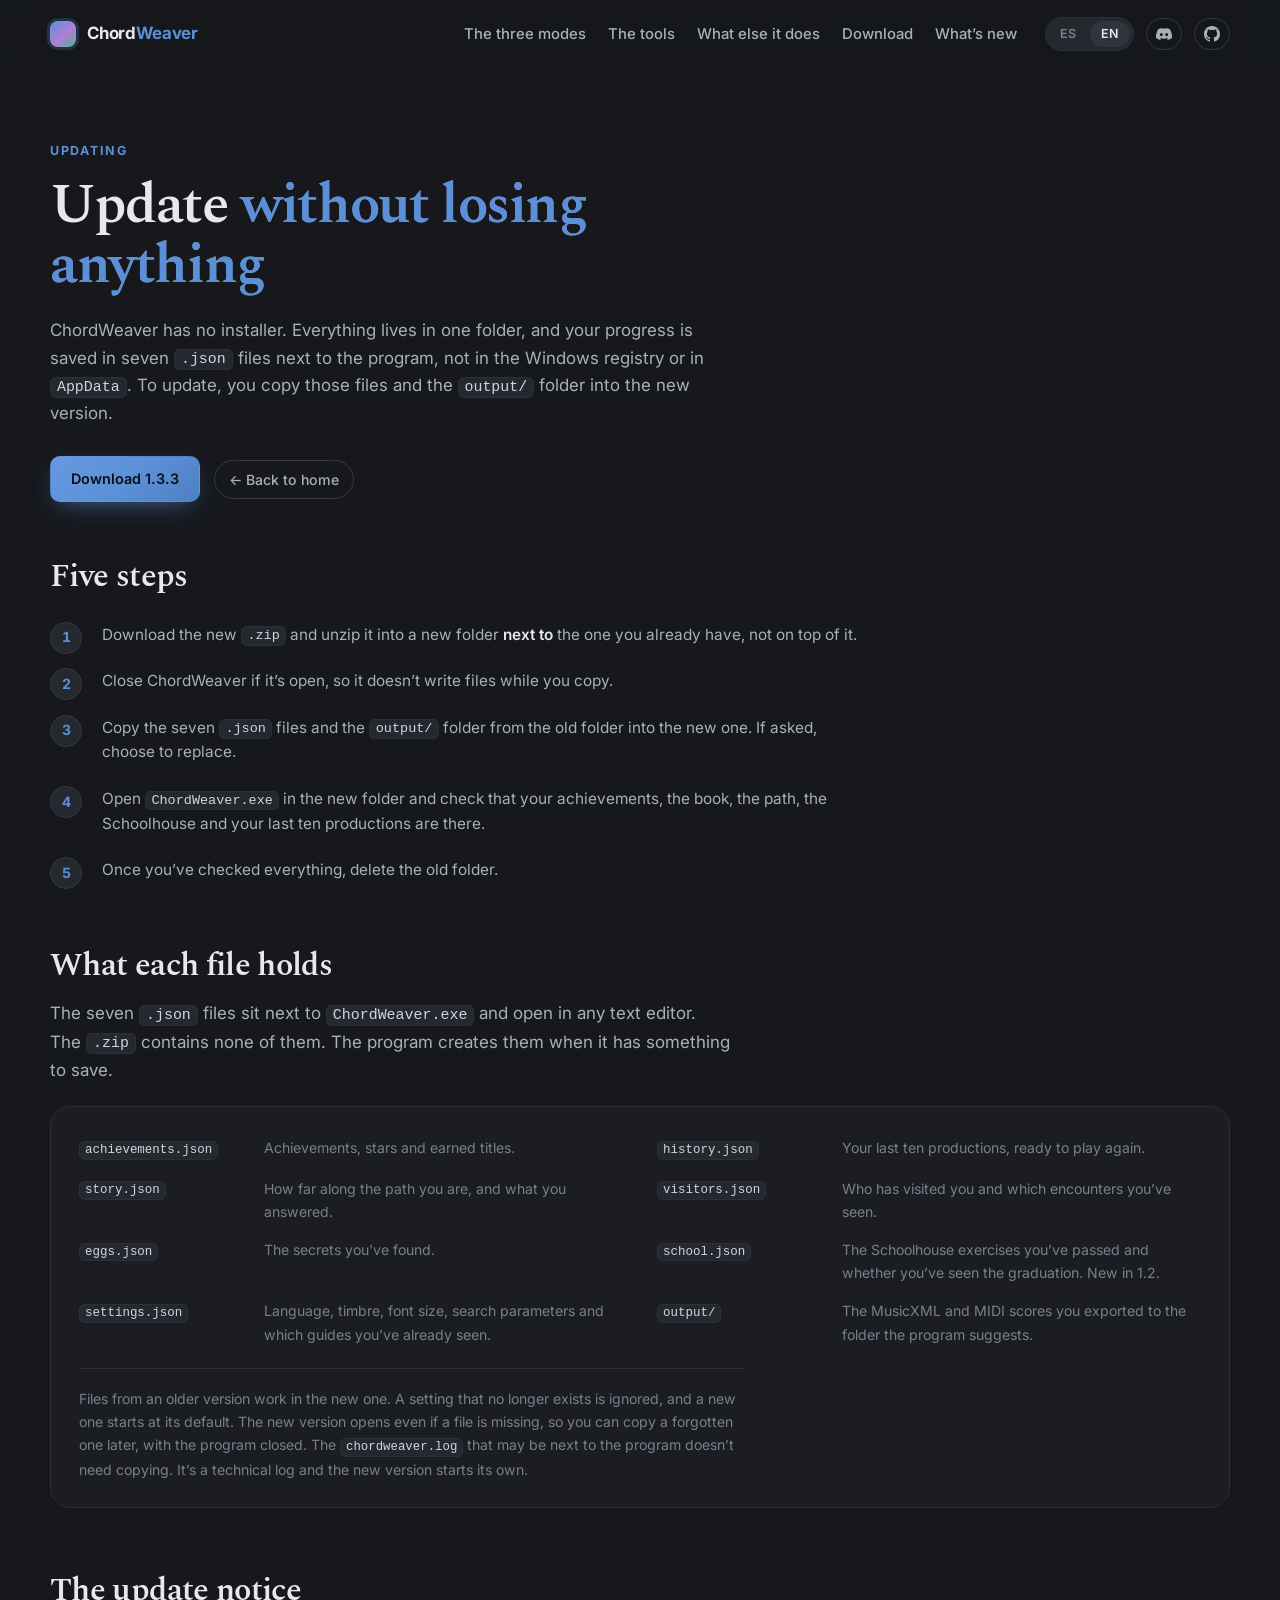
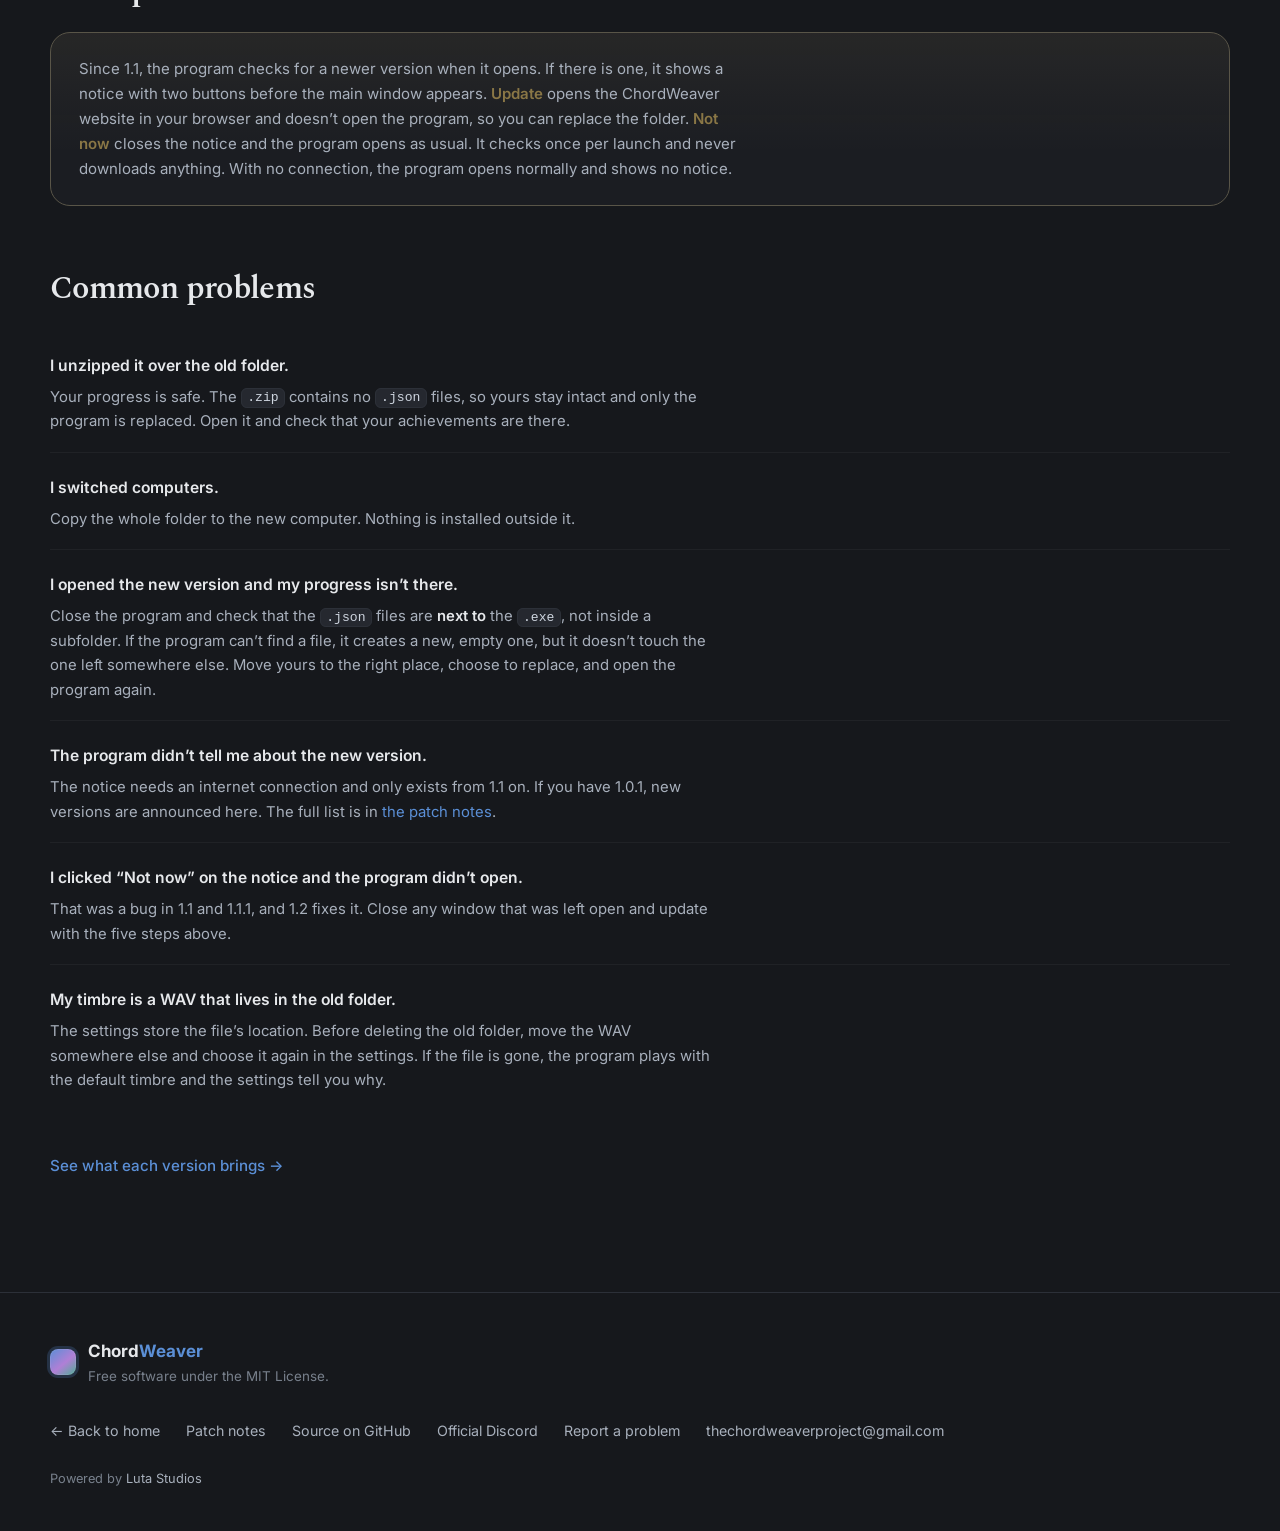
<file: actualizar.html>
<!doctype html>
<html lang="es">
<head>
<meta charset="utf-8">
<script>document.documentElement.className += " js";</script>
<meta name="viewport" content="width=device-width, initial-scale=1">
<title>Actualizar ChordWeaver sin perder el progreso</title>
<meta name="description" content="Cómo pasar a una versión nueva de ChordWeaver sin perder los logros, el libro, el sendero, la escuelita ni el historial, y qué guarda cada archivo.">
<meta name="robots" content="index,follow">

<link rel="icon" href="data:image/svg+xml,<svg xmlns='http://www.w3.org/2000/svg' viewBox='0 0 32 32'><rect width='32' height='32' rx='7' fill='%231B1D22'/><path d='M7 21V11M13 21V11M19 21V11M25 21V11' stroke='%235B8FD6' stroke-width='2.4' stroke-linecap='round'/><path d='M7 16h18' stroke='%23B07FD6' stroke-width='2.4' stroke-linecap='round'/></svg>">

<link rel="preconnect" href="https://fonts.googleapis.com">
<link rel="preconnect" href="https://fonts.gstatic.com" crossorigin>
<link href="https://fonts.googleapis.com/css2?family=Spectral:ital,wght@0,300;0,400;0,600;1,400&family=Inter:wght@400;500;600;700&display=swap" rel="stylesheet">
<link rel="stylesheet" href="assets/css/style.css?v=464daa6d">
</head>
<body data-title="upd.doc.title">

<a class="skip" href="#main" data-i18n="skip">Saltar al contenido</a>

<header class="nav" id="nav">
  <div class="wrap nav-inner">
    <a class="brand" href="index.html">
      <span class="brand-mark" aria-hidden="true"></span>
      <span>Chord<em>Weaver</em></span>
    </a>
    <nav class="nav-links" aria-label="Secciones">
      <a href="index.html#modos" data-i18n="nav.modes">Los tres modos</a>
      <a href="index.html#herramientas" data-i18n="nav.tools">Las herramientas</a>
      <a href="index.html#potencia" data-i18n="nav.power">Qué más hace</a>
      <a href="index.html#descargar" data-i18n="nav.download">Descargar</a>
      <a href="notas.html" data-i18n="nav.notes">Novedades</a>
    </nav>
    <div class="nav-side">
      <button class="lang" id="lang-toggle" type="button" aria-label="Cambiar idioma">
        <span class="lang-opt" data-lang="es">ES</span><span class="lang-opt" data-lang="en">EN</span>
      </button>
      <a class="ghost" href="https://discord.gg/dN5k8K4Qva" target="_blank" rel="noopener">
        <svg viewBox="0 0 24 24" width="16" height="16" aria-hidden="true"><path fill="currentColor" d="M20.317 4.3698a19.7913 19.7913 0 0 0-4.8851-1.5152.0741.0741 0 0 0-.0785.0371c-.211.3753-.4447.8648-.6083 1.2495-1.8447-.2762-3.68-.2762-5.4868 0-.1636-.3933-.4058-.8742-.6177-1.2495a.077.077 0 0 0-.0785-.037 19.7363 19.7363 0 0 0-4.8852 1.515.0699.0699 0 0 0-.0321.0277C.5334 9.0458-.319 13.5799.0992 18.0578a.0824.0824 0 0 0 .0312.0561c2.0528 1.5076 4.0413 2.4228 5.9929 3.0294a.0777.0777 0 0 0 .0842-.0276c.4616-.6304.8731-1.2952 1.226-1.9942a.076.076 0 0 0-.0416-.1057c-.6528-.2476-1.2743-.5495-1.8722-.8923a.077.077 0 0 1-.0076-.1277c.1258-.0943.2517-.1923.3718-.2914a.0743.0743 0 0 1 .0776-.0105c3.9278 1.7933 8.18 1.7933 12.0614 0a.0739.0739 0 0 1 .0785.0095c.1202.099.246.1981.3728.2924a.077.077 0 0 1-.0066.1276 12.2986 12.2986 0 0 1-1.873.8914.0766.0766 0 0 0-.0407.1067c.3604.698.7719 1.3628 1.225 1.9932a.076.076 0 0 0 .0842.0286c1.961-.6067 3.9495-1.5219 6.0023-3.0294a.077.077 0 0 0 .0313-.0552c.5004-5.177-.8382-9.6739-3.5485-13.6604a.061.061 0 0 0-.0312-.0286ZM8.02 15.3312c-1.1825 0-2.1569-1.0857-2.1569-2.419 0-1.3332.9555-2.4189 2.157-2.4189 1.2108 0 2.1757 1.0952 2.1568 2.419 0 1.3332-.9555 2.4189-2.1569 2.4189Zm7.9748 0c-1.1825 0-2.1569-1.0857-2.1569-2.419 0-1.3332.9554-2.4189 2.1569-2.4189 1.2108 0 2.1757 1.0952 2.1568 2.419 0 1.3332-.946 2.4189-2.1568 2.4189Z"/></svg>
        <span>Discord</span>
      </a>
      <a class="ghost" href="https://github.com/ChordWeaver/chordweaver/releases" target="_blank" rel="noopener">
        <svg viewBox="0 0 16 16" width="16" height="16" aria-hidden="true"><path fill="currentColor" d="M8 0C3.58 0 0 3.58 0 8c0 3.54 2.29 6.53 5.47 7.59.4.07.55-.17.55-.38 0-.19-.01-.82-.01-1.49-2.01.37-2.53-.49-2.69-.94-.09-.23-.48-.94-.82-1.13-.28-.15-.68-.52-.01-.53.63-.01 1.08.58 1.23.82.72 1.21 1.87.87 2.33.66.07-.52.28-.87.51-1.07-1.78-.2-3.64-.89-3.64-3.95 0-.87.31-1.59.82-2.15-.08-.2-.36-1.02.08-2.12 0 0 .67-.21 2.2.82a7.4 7.4 0 0 1 2-.27c.68 0 1.36.09 2 .27 1.53-1.04 2.2-.82 2.2-.82.44 1.1.16 1.92.08 2.12.51.56.82 1.27.82 2.15 0 3.07-1.87 3.75-3.65 3.95.29.25.54.73.54 1.48 0 1.07-.01 1.93-.01 2.2 0 .21.15.46.55.38A8.01 8.01 0 0 0 16 8c0-4.42-3.58-8-8-8Z"/></svg>
        <span data-i18n="notes.releases">Releases</span>
      </a>
    </div>
  </div>
</header>

<main id="main" class="notes">
  <div class="wrap">

    <header class="notes-head">
      <p class="kicker" data-i18n="upd.kicker">Actualizar</p>
      <h1 class="notes-title" data-i18n="upd.title">Actualizar <em>sin perder nada</em></h1>
      <p class="notes-lede" data-i18n="upd.body">
        ChordWeaver no tiene instalador. Todo está en una carpeta, y tu
        progreso se guarda en siete archivos <code>.json</code> al lado del
        programa, no en el registro de Windows ni en <code>AppData</code>.
        Para actualizar, copiás esos archivos y la carpeta
        <code>output/</code> a la versión nueva.
      </p>
      <p class="notes-meta">
        <a class="btn btn-primary btn-small" href="https://github.com/ChordWeaver/chordweaver/releases/latest/download/ChordWeaver-1.3.3-windows.zip">
          <span data-i18n="notes.download">Descargar 1.3.3</span>
        </a>
        <a class="ghost" href="index.html" data-i18n="notes.back">← Volver al inicio</a>
      </p>
    </header>

    <section class="upd-block">
      <h2 class="upd-title" data-i18n="upd.steps.title">Los cinco pasos</h2>
      <ol class="steps">
        <li data-i18n="upd.s1">Descargá el <code>.zip</code> nuevo y descomprimilo en una carpeta nueva, <strong>al lado</strong> de la que ya tenías y no encima.</li>
        <li data-i18n="upd.s2">Cerrá ChordWeaver si está abierto, para que no escriba archivos mientras copiás.</li>
        <li data-i18n="upd.s3">Copiá los siete <code>.json</code> y la carpeta <code>output/</code> de la carpeta vieja a la nueva. Si te pregunta, elegí reemplazar.</li>
        <li data-i18n="upd.s4">Abrí <code>ChordWeaver.exe</code> en la carpeta nueva y comprobá que estén los logros, el libro, el sendero, la escuelita y las últimas diez producciones.</li>
        <li data-i18n="upd.s5">Cuando confirmes que está todo, borrá la carpeta vieja.</li>
      </ol>
    </section>

    <section class="upd-block">
      <h2 class="upd-title" data-i18n="upd.files.title">Qué guarda cada archivo</h2>
      <p class="prose" data-i18n="upd.files.lede">
        Los siete <code>.json</code> están al lado de
        <code>ChordWeaver.exe</code> y se abren con cualquier editor de texto.
        El <code>.zip</code> no trae ninguno. El programa los crea cuando
        tiene algo para guardar.
      </p>
      <div class="files">
        <dl class="files-list">
          <div><dt><code>achievements.json</code></dt><dd data-i18n="upd.f.ach">Los logros, las estrellas y los títulos ganados.</dd></div>
          <div><dt><code>history.json</code></dt><dd data-i18n="upd.f.history">Las últimas diez producciones, listas para volver a escucharlas.</dd></div>
          <div><dt><code>story.json</code></dt><dd data-i18n="upd.f.story">Por dónde va el sendero y qué contestaste.</dd></div>
          <div><dt><code>visitors.json</code></dt><dd data-i18n="upd.f.visitors">Qué visitas recibiste y qué encuentros ya viste.</dd></div>
          <div><dt><code>eggs.json</code></dt><dd data-i18n="upd.f.eggs">Los secretos que ya encontraste.</dd></div>
          <div><dt><code>school.json</code></dt><dd data-i18n="upd.f.school">Los ejercicios aprobados de la escuelita y si ya viste la graduación. Es nuevo en la 1.2.</dd></div>
          <div><dt><code>settings.json</code></dt><dd data-i18n="upd.f.settings">El idioma, el timbre, el tamaño de letra, los parámetros de la búsqueda y qué guías ya viste.</dd></div>
          <div><dt><code>output/</code></dt><dd data-i18n="upd.f.output">Las partituras en MusicXML y MIDI que exportaste a la carpeta que propone el programa.</dd></div>
        </dl>
        <p class="files-foot" data-i18n="upd.files.foot">Los archivos de una versión anterior sirven en la nueva. Una preferencia que ya no existe se ignora, y una nueva arranca con su valor de fábrica. La versión nueva abre aunque falte alguno, así que si te olvidaste uno lo podés copiar después, con el programa cerrado. El <code>chordweaver.log</code> que puede haber al lado del programa no hace falta copiarlo. Es un registro técnico y la versión nueva arma el suyo.</p>
      </div>
    </section>

    <section class="upd-block">
      <h2 class="upd-title" data-i18n="upd.notice.title">El aviso de versión nueva</h2>
      <div class="notice">
        <p data-i18n="upd.notice.body">
          Desde la 1.1, el programa consulta al abrirse si hay una versión más
          nueva. Si la hay, muestra un cartel con dos botones antes de abrir
          la ventana principal. <em>Actualizar</em> abre la página de
          ChordWeaver en el navegador y no abre el programa, para que puedas
          reemplazar la carpeta. <em>Ahora no</em> cierra el cartel y el
          programa se abre como siempre. Consulta una vez por arranque y no
          descarga nada. Sin conexión, el programa abre igual y sin aviso.
        </p>
      </div>
    </section>

    <section class="upd-block">
      <h2 class="upd-title" data-i18n="upd.faq.title">Problemas frecuentes</h2>
      <dl class="faq">
        <div>
          <dt data-i18n="upd.q1">Lo descomprimí encima de la carpeta vieja.</dt>
          <dd data-i18n="upd.a1">Tu progreso no se pierde. El <code>.zip</code> no trae ningún <code>.json</code>, así que tus archivos quedan intactos y sólo se reemplaza el programa. Abrilo y comprobá que estén los logros.</dd>
        </div>
        <div>
          <dt data-i18n="upd.q2">Cambié de computadora.</dt>
          <dd data-i18n="upd.a2">Copiá la carpeta entera a la computadora nueva. No hay nada instalado fuera de ella.</dd>
        </div>
        <div>
          <dt data-i18n="upd.q3">Abrí la versión nueva y no está mi progreso.</dt>
          <dd data-i18n="upd.a3">Cerrá el programa y revisá que los <code>.json</code> estén <strong>al lado</strong> del <code>.exe</code> y no dentro de una subcarpeta. Si el programa no encuentra un archivo, crea uno nuevo y vacío, pero no toca el que quedó en otro lado. Mové los tuyos al lugar correcto, elegí reemplazar y volvé a abrirlo.</dd>
        </div>
        <div>
          <dt data-i18n="upd.q4">El programa no me avisó de la versión nueva.</dt>
          <dd data-i18n="upd.a4">El aviso necesita conexión a internet y existe desde la 1.1. Si tenés la 1.0.1, las versiones nuevas se anuncian acá. La lista completa está en <a href="notas.html">las notas del parche</a>.</dd>
        </div>
        <div>
          <dt data-i18n="upd.q5">Toqué «Ahora no» en el aviso y el programa no abrió.</dt>
          <dd data-i18n="upd.a5">Era un error de la 1.1 y la 1.1.1, y la 1.2 lo corrige. Cerrá la ventana que haya quedado abierta y actualizá con los cinco pasos de arriba.</dd>
        </div>
        <div>
          <dt data-i18n="upd.q6">Uso como timbre un WAV que está en la carpeta vieja.</dt>
          <dd data-i18n="upd.a6">La configuración guarda la ubicación del archivo. Antes de borrar la carpeta vieja, mové el WAV a otro lugar y volvé a elegirlo en la configuración. Si el archivo ya no está, el programa suena con el timbre de siempre y la configuración te dice por qué.</dd>
        </div>
      </dl>
    </section>

    <p class="notes-foot">
      <a href="notas.html" data-i18n="upd.foot">Ver qué trae cada versión →</a>
    </p>

  </div>
</main>

<footer class="foot">
  <div class="wrap foot-inner">
    <div class="foot-brand">
      <span class="brand-mark" aria-hidden="true"></span>
      <div>
        <p class="foot-name">Chord<em>Weaver</em></p>
        <p class="foot-note" data-i18n="foot.note">Software libre bajo licencia MIT.</p>
      </div>
    </div>
    <nav class="foot-links" aria-label="Enlaces">
      <a href="index.html" data-i18n="notes.back">← Volver al inicio</a>
      <a href="notas.html" data-i18n="foot.notes">Notas del parche</a>
      <a href="https://github.com/ChordWeaver/chordweaver" target="_blank" rel="noopener" data-i18n="foot.repo">Código en GitHub</a>
      <a href="https://discord.gg/dN5k8K4Qva" target="_blank" rel="noopener" data-i18n="foot.discord">Discord oficial</a>
      <a href="https://github.com/ChordWeaver/chordweaver/issues" target="_blank" rel="noopener" data-i18n="foot.issues">Reportar un problema</a>
      <a href="mailto:thechordweaverproject@gmail.com">thechordweaverproject@gmail.com</a>
    </nav>
  </div>
  <p class="wrap foot-powered">Powered by <a href="https://ignaciolurati1.github.io/estudio-web/" target="_blank" rel="noopener">Luta Studios</a></p>
</footer>

<script src="assets/js/main.js?v=15bd51a9"></script>
</body>
</html>
</file>
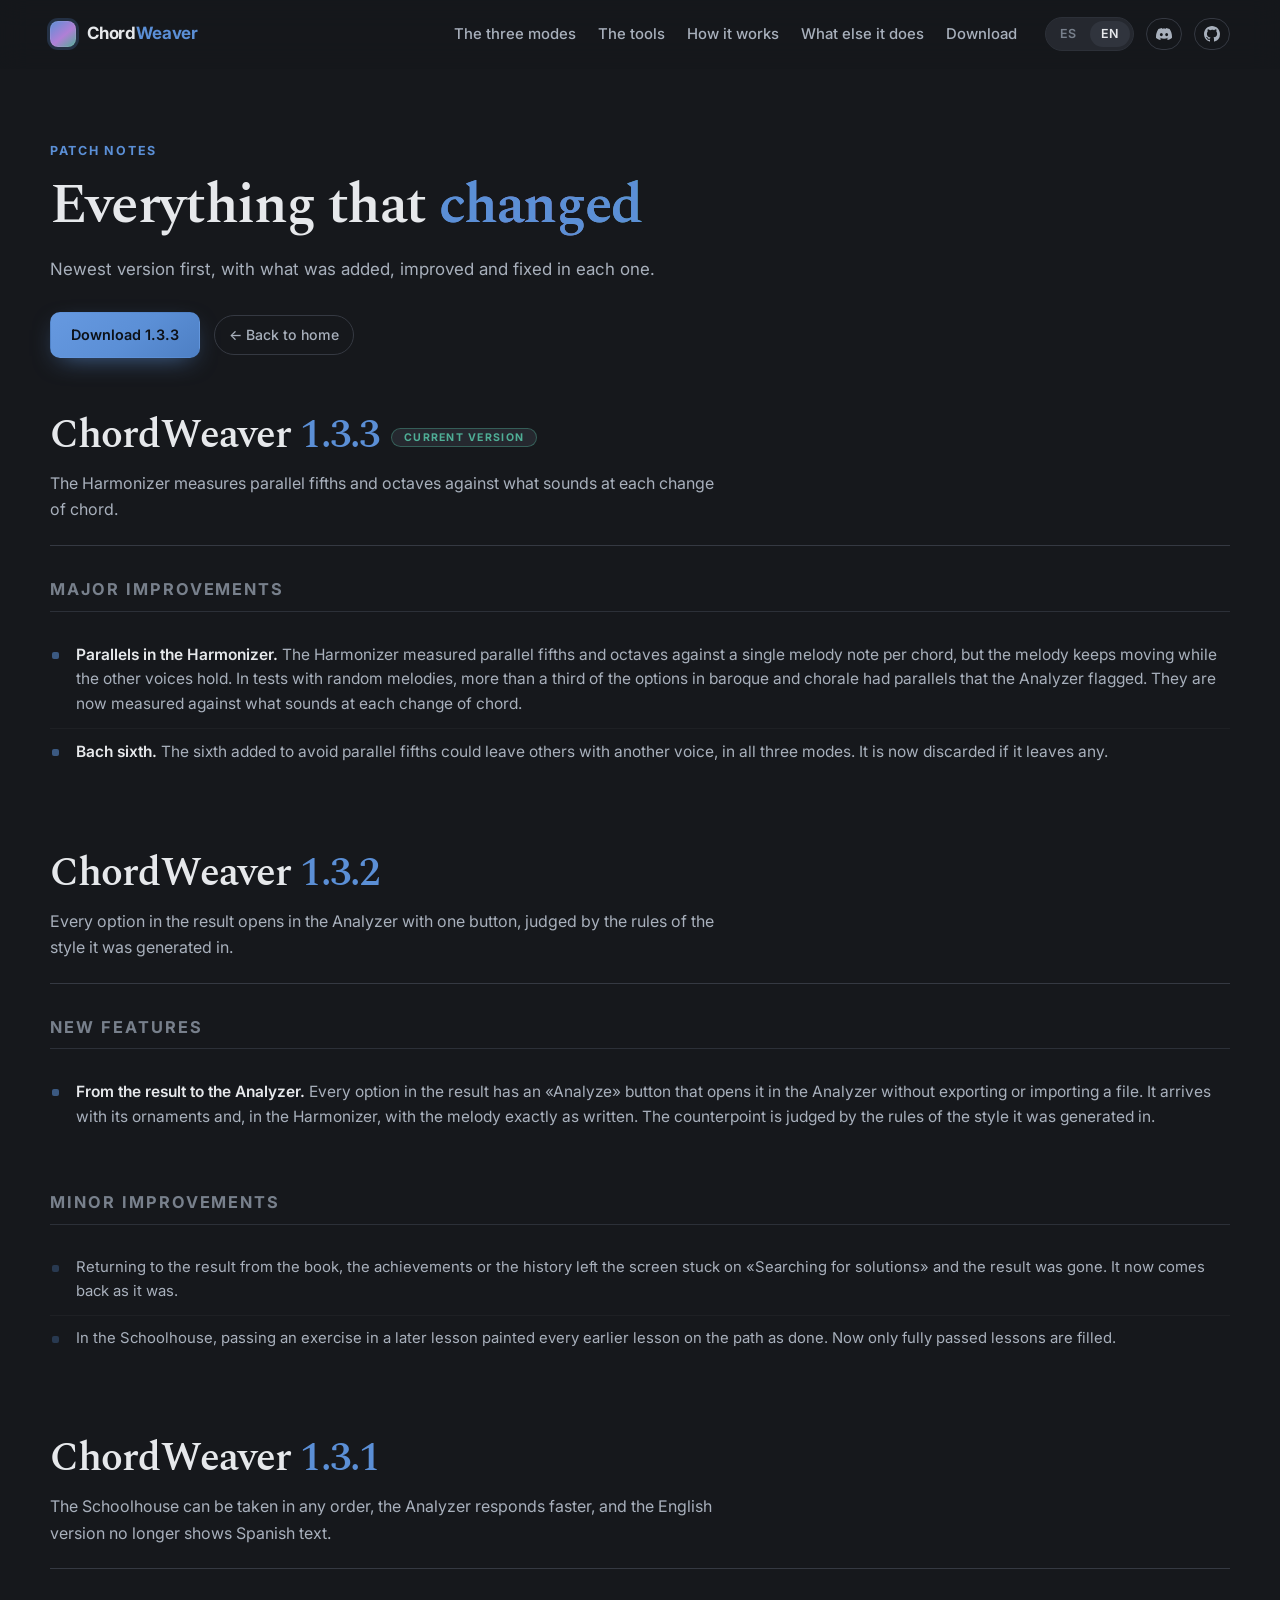
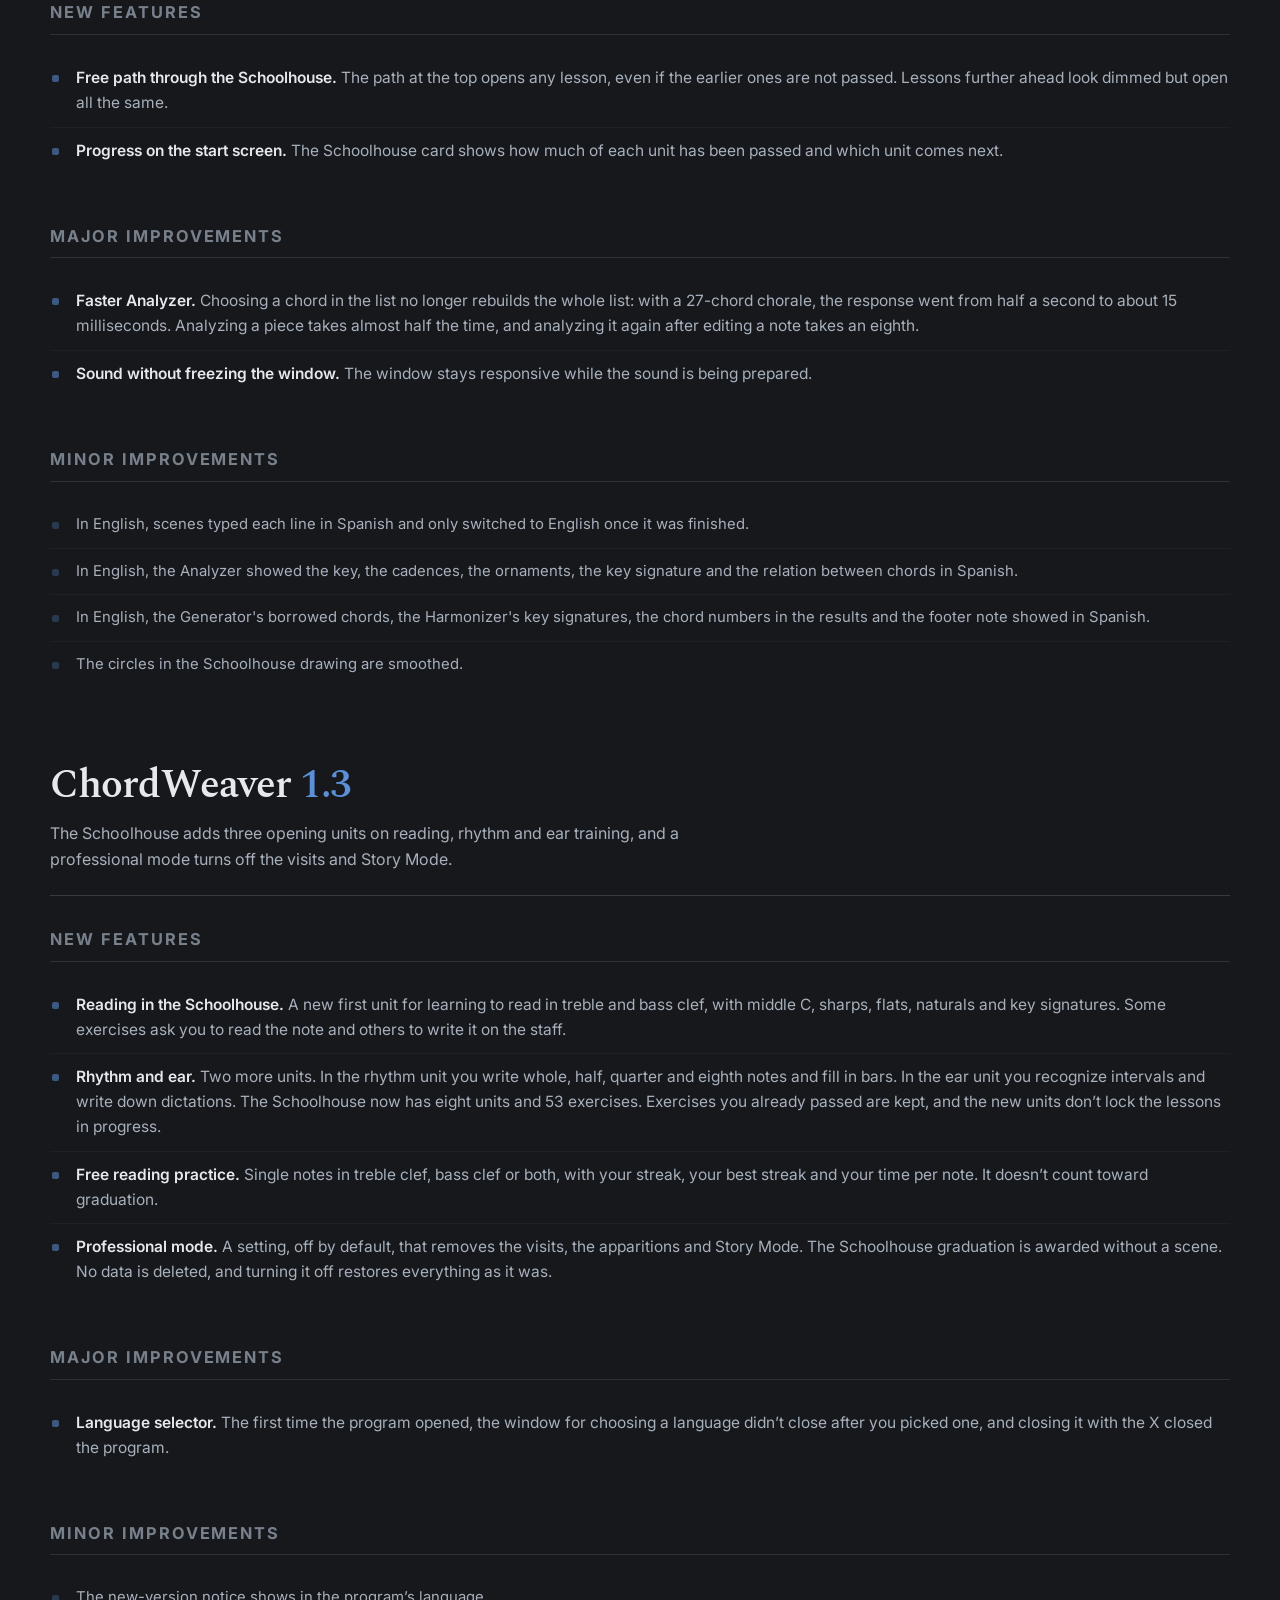
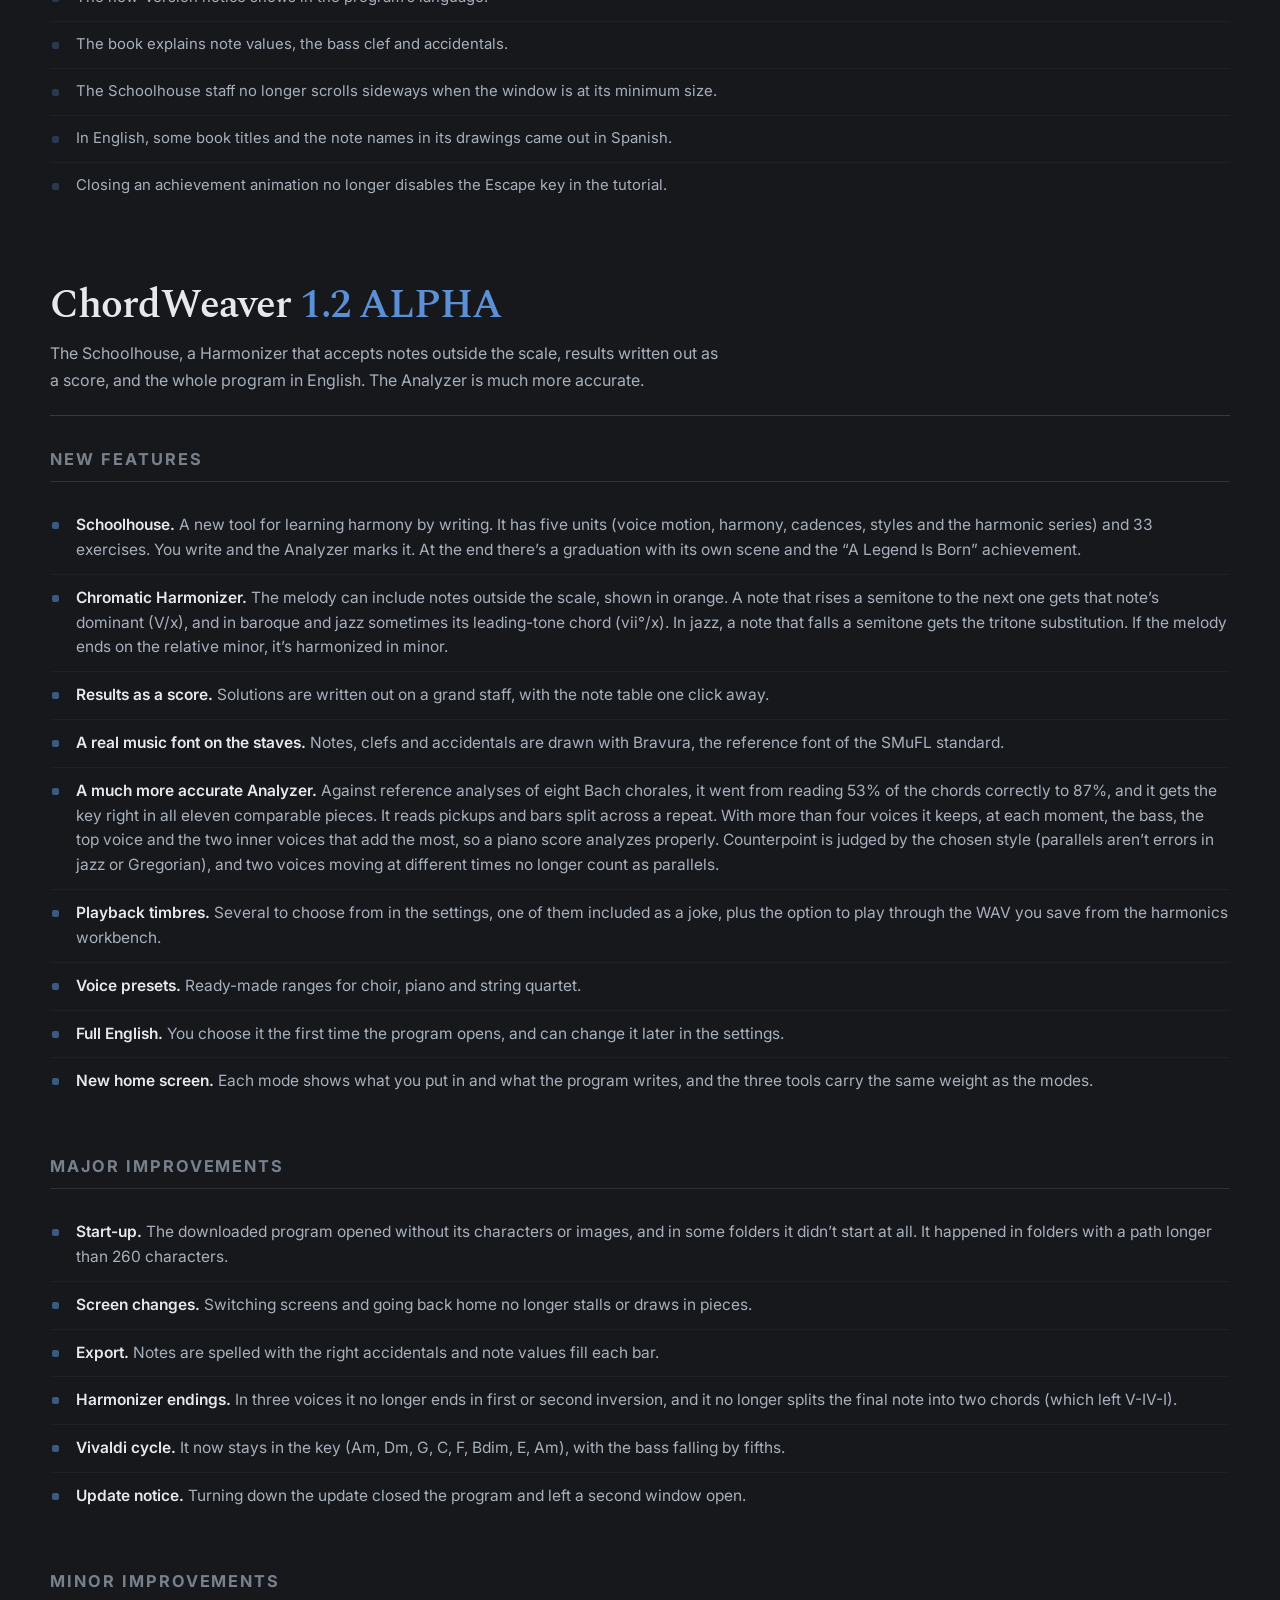
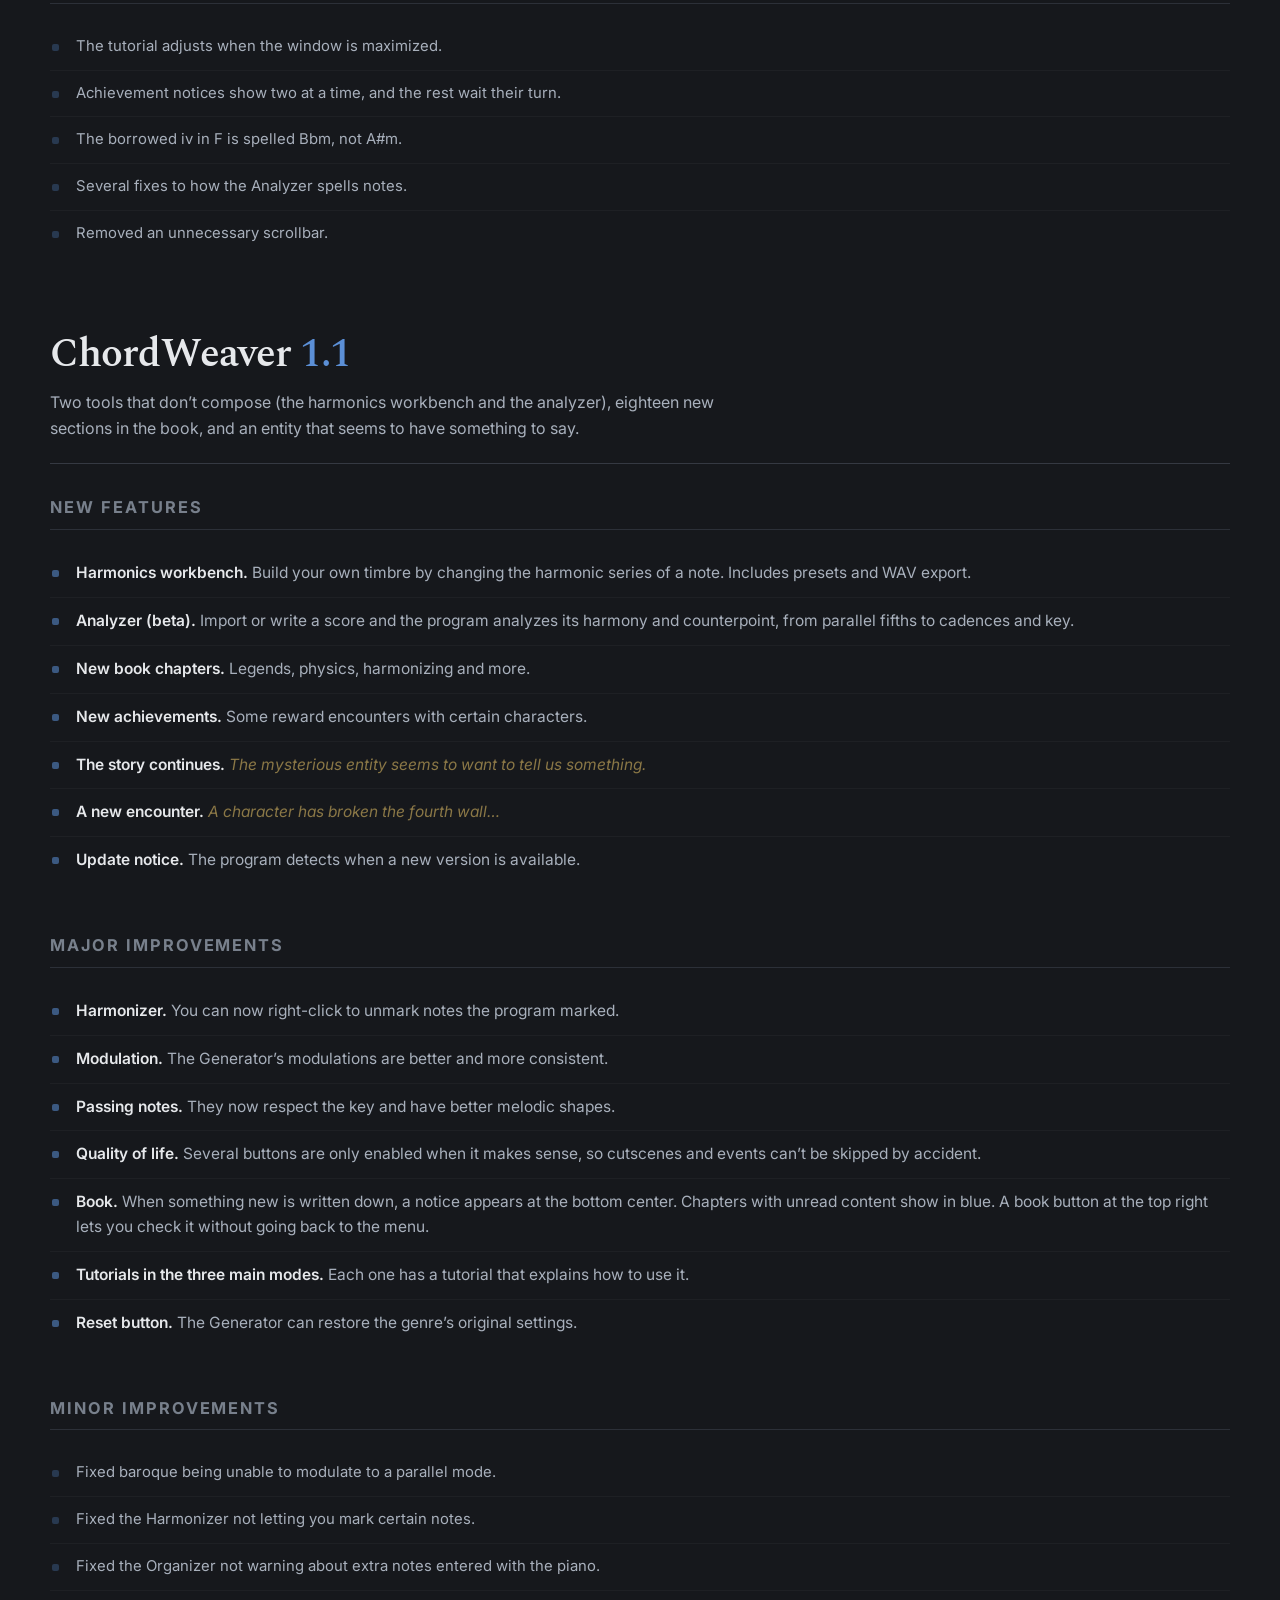
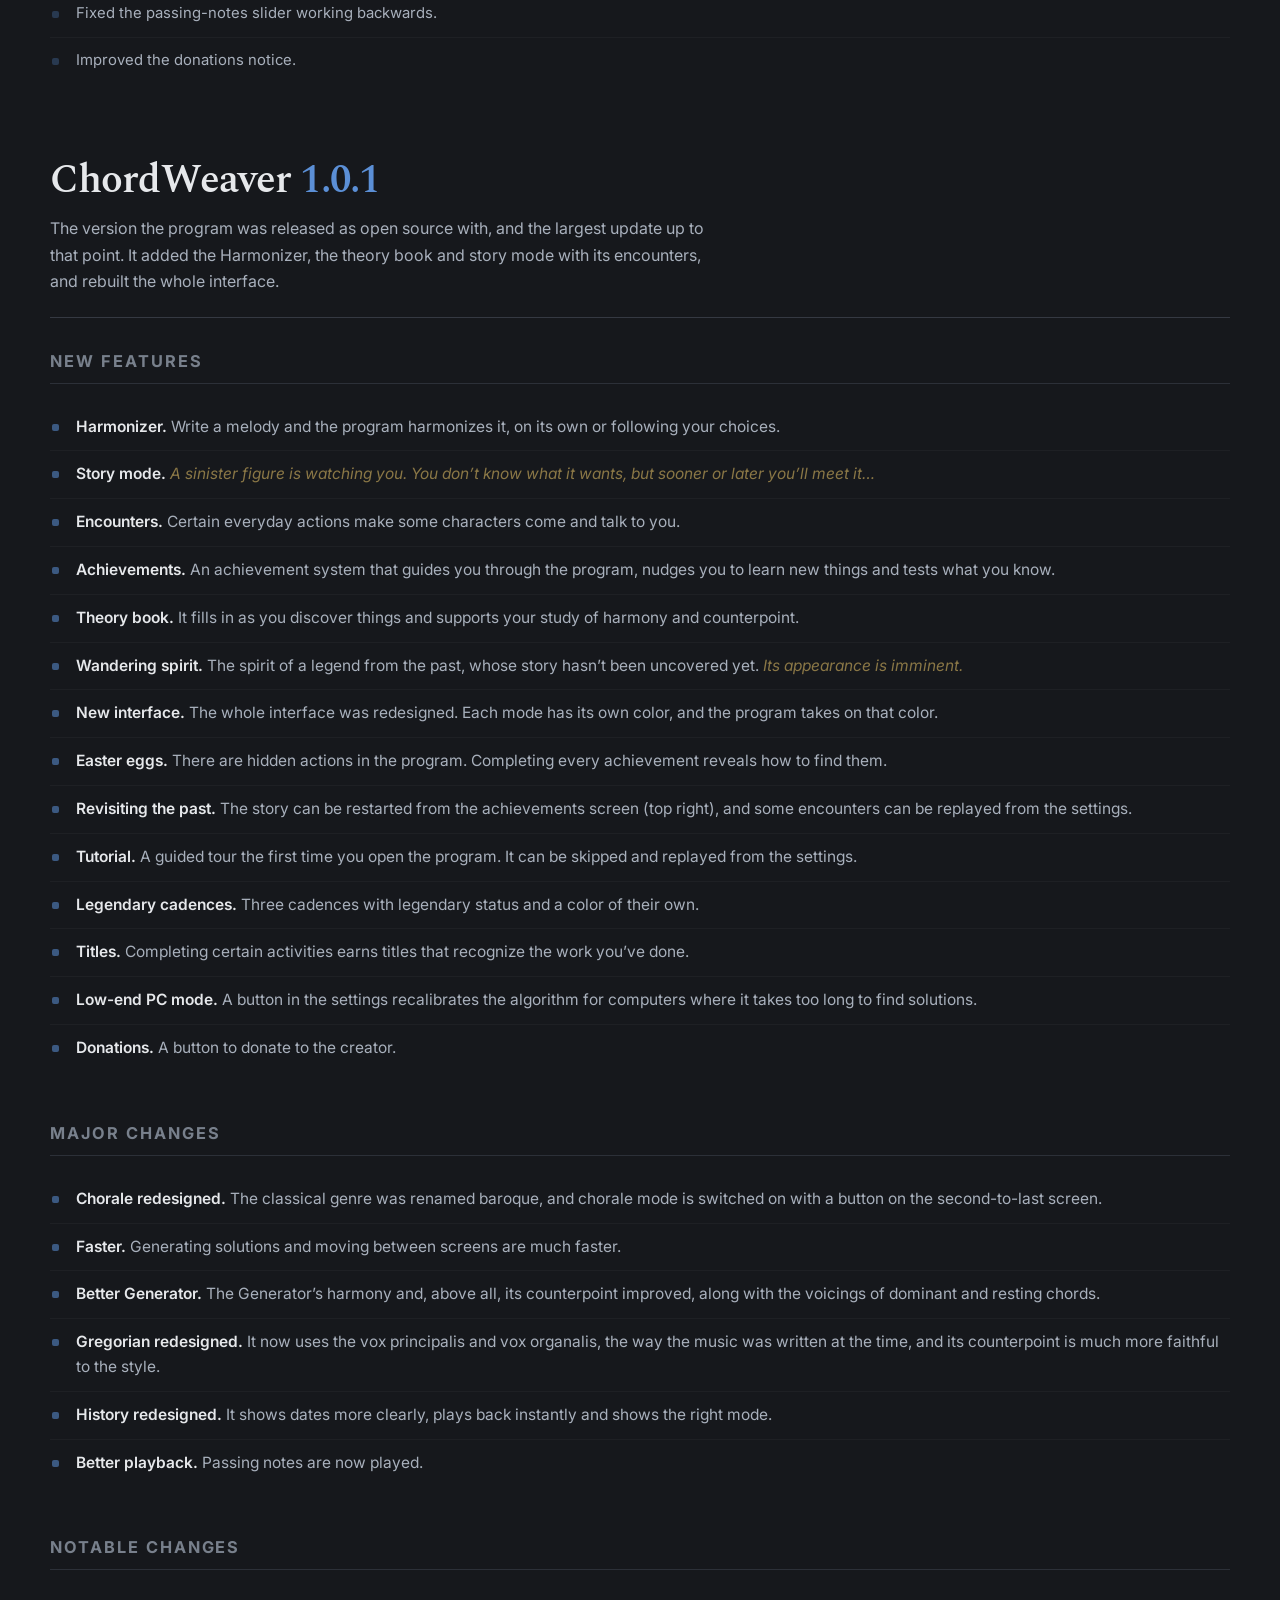
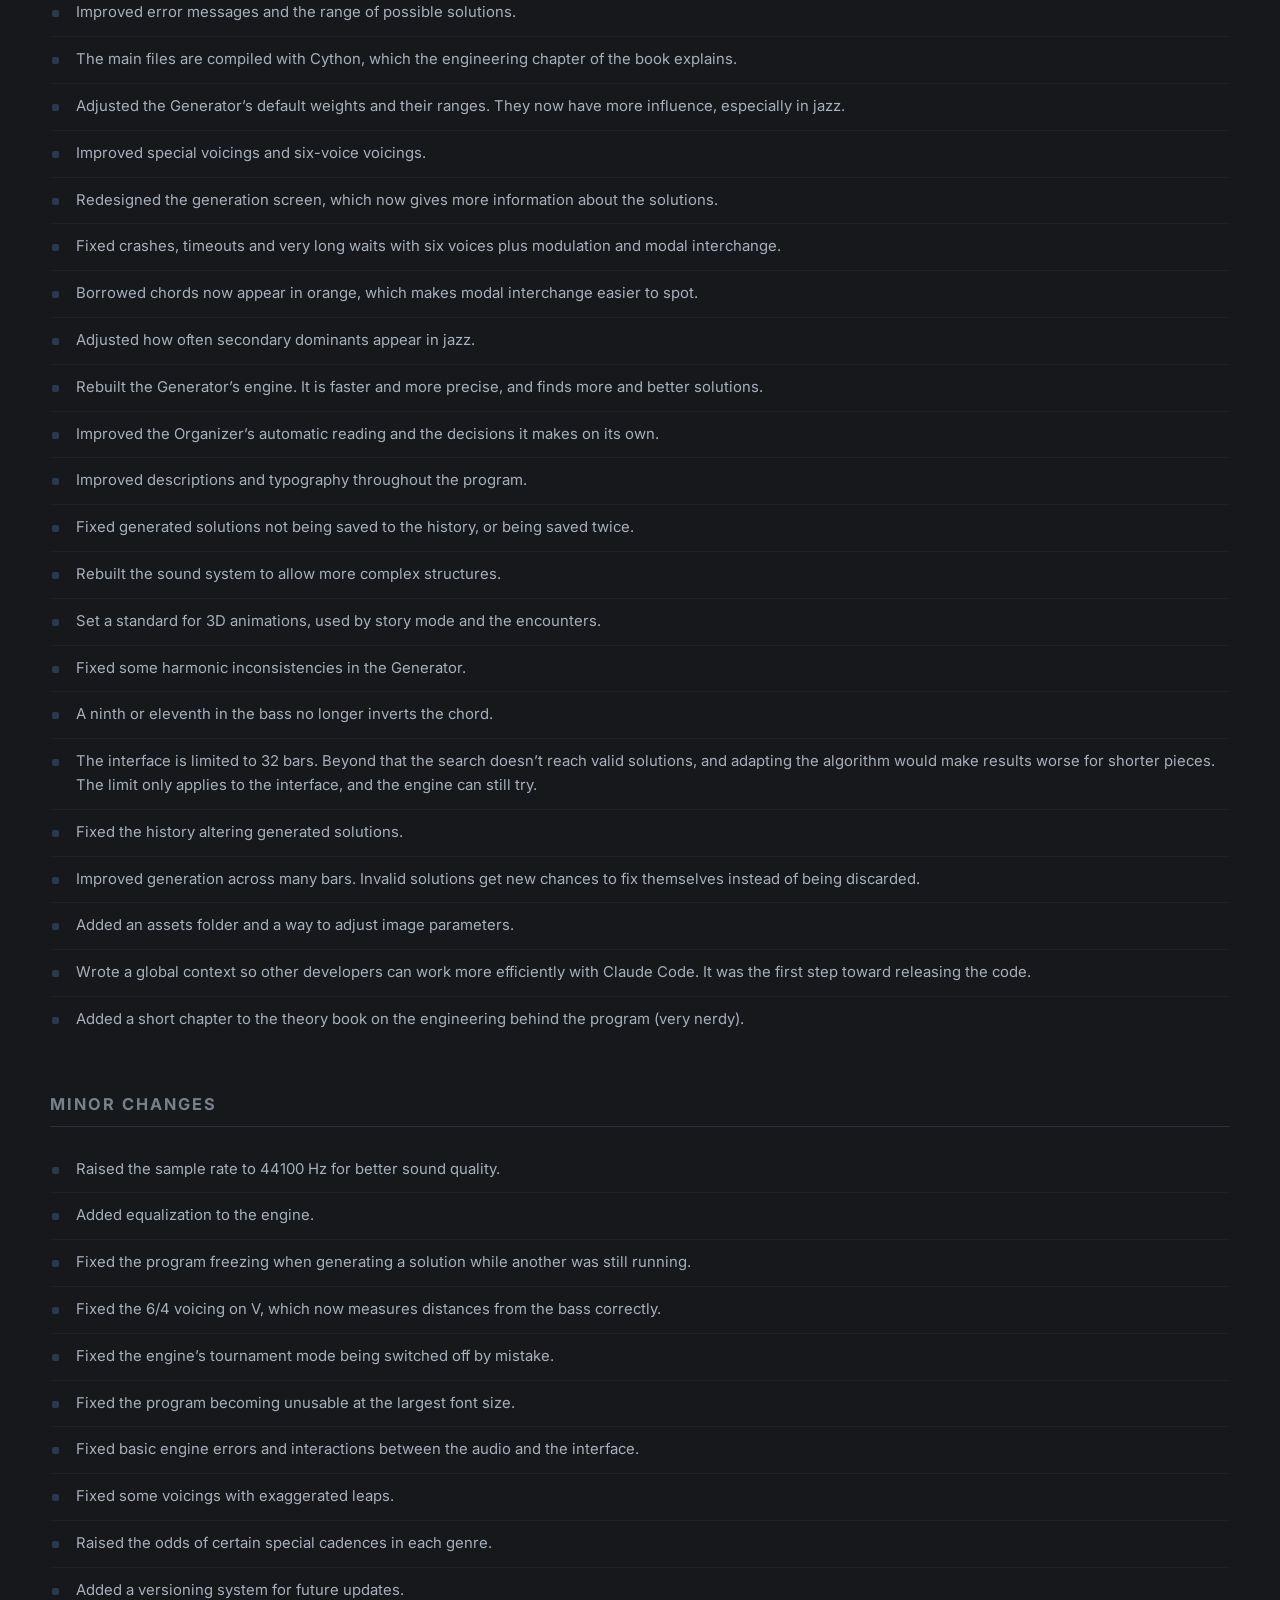
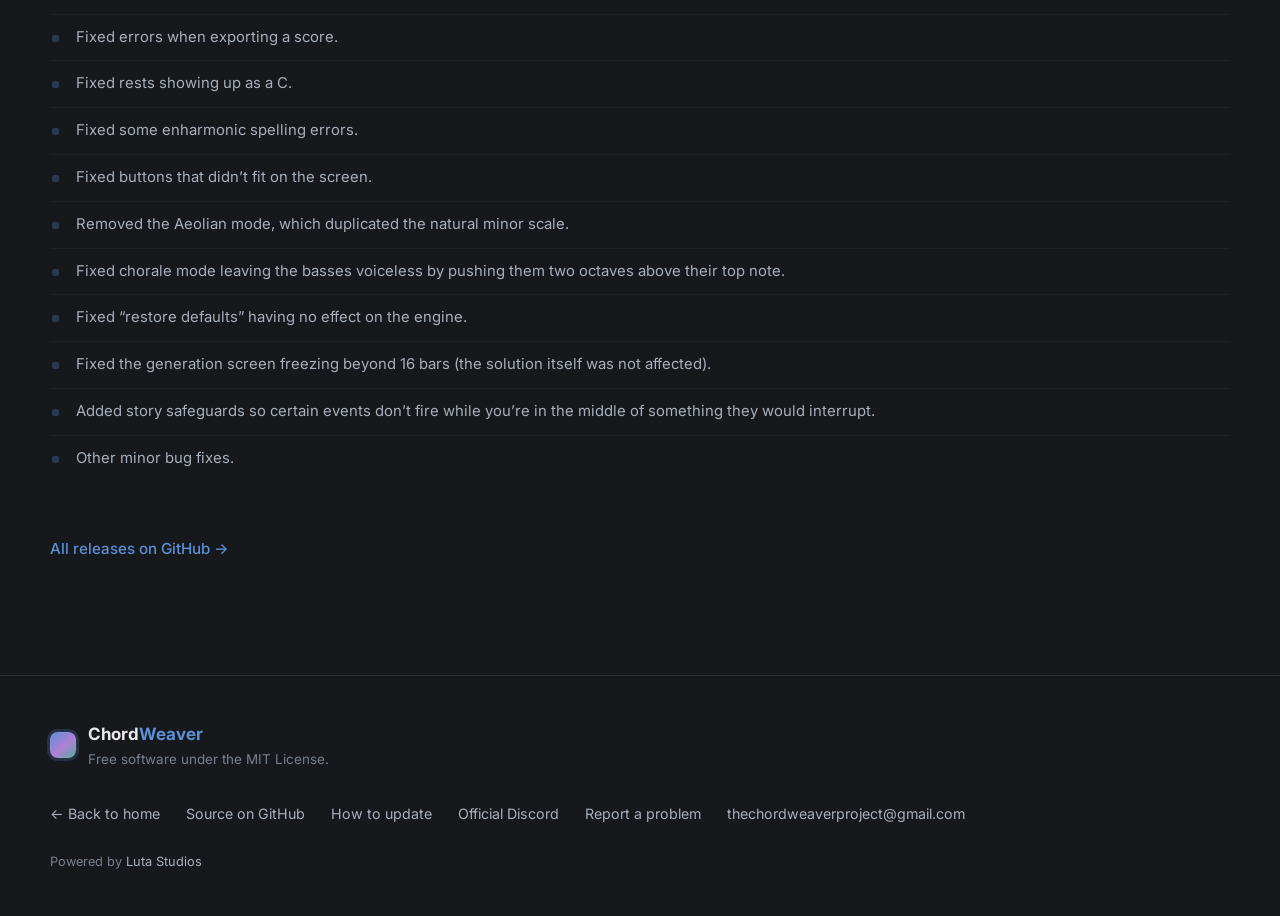
<file: notas.html>
<!doctype html>
<html lang="es">
<head>
<meta charset="utf-8">
<script>document.documentElement.className += " js";</script>
<meta name="viewport" content="width=device-width, initial-scale=1">
<title>ChordWeaver — Notas del parche</title>
<meta name="description" content="El registro de versiones de ChordWeaver, de la más nueva a la más vieja, con lo que se agregó, se mejoró y se corrigió en cada una.">
<meta name="robots" content="index,follow">

<link rel="icon" href="data:image/svg+xml,<svg xmlns='http://www.w3.org/2000/svg' viewBox='0 0 32 32'><rect width='32' height='32' rx='7' fill='%231B1D22'/><path d='M7 21V11M13 21V11M19 21V11M25 21V11' stroke='%235B8FD6' stroke-width='2.4' stroke-linecap='round'/><path d='M7 16h18' stroke='%23B07FD6' stroke-width='2.4' stroke-linecap='round'/></svg>">

<link rel="preconnect" href="https://fonts.googleapis.com">
<link rel="preconnect" href="https://fonts.gstatic.com" crossorigin>
<link href="https://fonts.googleapis.com/css2?family=Spectral:ital,wght@0,300;0,400;0,600;1,400&family=Inter:wght@400;500;600;700&display=swap" rel="stylesheet">
<link rel="stylesheet" href="assets/css/style.css?v=464daa6d">
</head>
<body data-title="notes.title">

<a class="skip" href="#main" data-i18n="skip">Saltar al contenido</a>

<header class="nav" id="nav">
  <div class="wrap nav-inner">
    <a class="brand" href="index.html">
      <span class="brand-mark" aria-hidden="true"></span>
      <span>Chord<em>Weaver</em></span>
    </a>
    <nav class="nav-links" aria-label="Secciones">
      <a href="index.html#modos" data-i18n="nav.modes">Los tres modos</a>
      <a href="index.html#herramientas" data-i18n="nav.tools">Las herramientas</a>
      <a href="index.html#como" data-i18n="nav.how">Cómo funciona</a>
      <a href="index.html#potencia" data-i18n="nav.power">Qué más hace</a>
      <a href="index.html#descargar" data-i18n="nav.download">Descargar</a>
    </nav>
    <div class="nav-side">
      <button class="lang" id="lang-toggle" type="button" aria-label="Cambiar idioma">
        <span class="lang-opt" data-lang="es">ES</span><span class="lang-opt" data-lang="en">EN</span>
      </button>
      <a class="ghost" href="https://discord.gg/dN5k8K4Qva" target="_blank" rel="noopener">
        <svg viewBox="0 0 24 24" width="16" height="16" aria-hidden="true"><path fill="currentColor" d="M20.317 4.3698a19.7913 19.7913 0 0 0-4.8851-1.5152.0741.0741 0 0 0-.0785.0371c-.211.3753-.4447.8648-.6083 1.2495-1.8447-.2762-3.68-.2762-5.4868 0-.1636-.3933-.4058-.8742-.6177-1.2495a.077.077 0 0 0-.0785-.037 19.7363 19.7363 0 0 0-4.8852 1.515.0699.0699 0 0 0-.0321.0277C.5334 9.0458-.319 13.5799.0992 18.0578a.0824.0824 0 0 0 .0312.0561c2.0528 1.5076 4.0413 2.4228 5.9929 3.0294a.0777.0777 0 0 0 .0842-.0276c.4616-.6304.8731-1.2952 1.226-1.9942a.076.076 0 0 0-.0416-.1057c-.6528-.2476-1.2743-.5495-1.8722-.8923a.077.077 0 0 1-.0076-.1277c.1258-.0943.2517-.1923.3718-.2914a.0743.0743 0 0 1 .0776-.0105c3.9278 1.7933 8.18 1.7933 12.0614 0a.0739.0739 0 0 1 .0785.0095c.1202.099.246.1981.3728.2924a.077.077 0 0 1-.0066.1276 12.2986 12.2986 0 0 1-1.873.8914.0766.0766 0 0 0-.0407.1067c.3604.698.7719 1.3628 1.225 1.9932a.076.076 0 0 0 .0842.0286c1.961-.6067 3.9495-1.5219 6.0023-3.0294a.077.077 0 0 0 .0313-.0552c.5004-5.177-.8382-9.6739-3.5485-13.6604a.061.061 0 0 0-.0312-.0286ZM8.02 15.3312c-1.1825 0-2.1569-1.0857-2.1569-2.419 0-1.3332.9555-2.4189 2.157-2.4189 1.2108 0 2.1757 1.0952 2.1568 2.419 0 1.3332-.9555 2.4189-2.1569 2.4189Zm7.9748 0c-1.1825 0-2.1569-1.0857-2.1569-2.419 0-1.3332.9554-2.4189 2.1569-2.4189 1.2108 0 2.1757 1.0952 2.1568 2.419 0 1.3332-.946 2.4189-2.1568 2.4189Z"/></svg>
        <span>Discord</span>
      </a>
      <a class="ghost" href="https://github.com/ChordWeaver/chordweaver/releases" target="_blank" rel="noopener">
        <svg viewBox="0 0 16 16" width="16" height="16" aria-hidden="true"><path fill="currentColor" d="M8 0C3.58 0 0 3.58 0 8c0 3.54 2.29 6.53 5.47 7.59.4.07.55-.17.55-.38 0-.19-.01-.82-.01-1.49-2.01.37-2.53-.49-2.69-.94-.09-.23-.48-.94-.82-1.13-.28-.15-.68-.52-.01-.53.63-.01 1.08.58 1.23.82.72 1.21 1.87.87 2.33.66.07-.52.28-.87.51-1.07-1.78-.2-3.64-.89-3.64-3.95 0-.87.31-1.59.82-2.15-.08-.2-.36-1.02.08-2.12 0 0 .67-.21 2.2.82a7.4 7.4 0 0 1 2-.27c.68 0 1.36.09 2 .27 1.53-1.04 2.2-.82 2.2-.82.44 1.1.16 1.92.08 2.12.51.56.82 1.27.82 2.15 0 3.07-1.87 3.75-3.65 3.95.29.25.54.73.54 1.48 0 1.07-.01 1.93-.01 2.2 0 .21.15.46.55.38A8.01 8.01 0 0 0 16 8c0-4.42-3.58-8-8-8Z"/></svg>
        <span data-i18n="notes.releases">Releases</span>
      </a>
    </div>
  </div>
</header>

<main id="main" class="notes">
  <div class="wrap">

    <header class="notes-head">
      <p class="kicker" data-i18n="notes.kicker">Notas del parche</p>
      <h1 class="notes-title" data-i18n="notes.h1">Todo lo que <em>cambió</em></h1>
      <p class="notes-lede" data-i18n="notes.lede">De la versión más reciente a la más antigua, con lo que se agregó, se mejoró y se corrigió en cada una.</p>
      <p class="notes-meta">
        <a class="btn btn-primary btn-small" href="https://github.com/ChordWeaver/chordweaver/releases/latest/download/ChordWeaver-1.3.3-windows.zip">
          <span data-i18n="notes.download">Descargar 1.3.3</span>
        </a>
        <a class="ghost" href="index.html" data-i18n="notes.back">← Volver al inicio</a>
      </p>
    </header>

    <!-- ══════════════════════════  ESPAÑOL  ═══════════════════════════ -->
    <div data-lang-block="es">

      <article class="release">
        <header class="release-head">
          <h2 class="release-title">ChordWeaver <em>1.3.3</em><span class="release-tag now">versión actual</span></h2>
          <p class="release-sub">
            El Armonizador mide las quintas y octavas paralelas contra lo que
            suena en cada cambio de acorde.
          </p>
        </header>

      <section class="notes-group">
        <h2 data-i18n="notes.g5">Mejoras importantes</h2>
        <ul class="notes-list">
          <li><strong>Paralelas en el Armonizador.</strong> El Armonizador medía las quintas y octavas paralelas contra una sola nota de la melodía por acorde, pero la melodía sigue moviéndose mientras las otras voces sostienen. En pruebas con melodías al azar, más de un tercio de las opciones en barroco y coral tenía paralelas que el analizador marcaba. Ahora se miden contra lo que suena en cada cambio de acorde.</li>
          <li><strong>Sexta de Bach.</strong> La sexta que se agrega para esquivar unas quintas paralelas podía dejar otras con otra voz, en los tres modos. Ahora se descarta si deja alguna.</li>
        </ul>
      </section>

      </article>

      <article class="release">
        <header class="release-head">
          <h2 class="release-title">ChordWeaver <em>1.3.2</em></h2>
          <p class="release-sub">
            Cada opción del resultado se abre en el analizador con un botón,
            juzgada con las reglas del estilo con que se generó.
          </p>
        </header>

      <section class="notes-group">
        <h2 data-i18n="notes.g1">Nuevas funciones</h2>
        <ul class="notes-list">
          <li><strong>Del resultado al analizador.</strong> Cada opción del resultado tiene un botón «Analizar» que la abre en el analizador sin exportar ni importar un archivo. Llega con sus adornos y, en el Armonizador, con la melodía tal como se escribió. El contrapunto se juzga con las reglas del estilo con que se generó.</li>
        </ul>
      </section>

      <section class="notes-group">
        <h2 data-i18n="notes.g6">Mejoras menores</h2>
        <ul class="notes-list plain">
          <li>Al volver al resultado desde el libro, los logros o el historial, la pantalla quedaba en «Buscando soluciones» y el resultado no se veía más. Ahora vuelve tal como estaba.</li>
          <li>En la escuelita, aprobar un ejercicio de una lección más avanzada pintaba en el recorrido todas las anteriores como hechas. Ahora sólo se ven llenas las lecciones aprobadas enteras.</li>
        </ul>
      </section>

      </article>

      <article class="release">
        <header class="release-head">
          <h2 class="release-title">ChordWeaver <em>1.3.1</em></h2>
          <p class="release-sub">
            La escuelita se puede recorrer en cualquier orden, el analizador
            responde más rápido y la versión en inglés ya no muestra textos
            en castellano.
          </p>
        </header>

      <section class="notes-group">
        <h2 data-i18n="notes.g1">Nuevas funciones</h2>
        <ul class="notes-list">
          <li><strong>Recorrido libre en la escuelita.</strong> El recorrido de arriba abre cualquier lección, aunque las anteriores no estén aprobadas. Las que vienen más adelante se ven apagadas, pero se abren igual.</li>
          <li><strong>Avance en la pantalla inicial.</strong> La tarjeta de la escuelita muestra cuánto se aprobó de cada unidad y cuál es la que sigue.</li>
        </ul>
      </section>

      <section class="notes-group">
        <h2 data-i18n="notes.g5">Mejoras importantes</h2>
        <ul class="notes-list">
          <li><strong>Analizador más rápido.</strong> Elegir un acorde de la lista ya no reconstruye la lista entera: con un coral de 27 acordes, la respuesta pasó de medio segundo a unos 15 milisegundos. Analizar una pieza lleva casi la mitad del tiempo, y volver a analizarla después de editar una nota, la octava parte.</li>
          <li><strong>Sonido sin trabar la ventana.</strong> Mientras se prepara lo que va a sonar, la ventana sigue respondiendo.</li>
        </ul>
      </section>

      <section class="notes-group">
        <h2 data-i18n="notes.g6">Mejoras menores</h2>
        <ul class="notes-list plain">
          <li>En inglés, las escenas escribían cada renglón en castellano y lo cambiaban al inglés recién al terminarlo.</li>
          <li>En inglés, el analizador mostraba en castellano la tonalidad, las cadencias, los adornos, la armadura y la relación entre acordes.</li>
          <li>En inglés, los acordes prestados del Generador, las armaduras del Armonizador, el número de acorde de los resultados y la nota del pie salían en castellano.</li>
          <li>Los círculos del dibujo de la escuelita se ven suavizados.</li>
        </ul>
      </section>

      </article>

      <article class="release">
        <header class="release-head">
          <h2 class="release-title">ChordWeaver <em>1.3</em></h2>
          <p class="release-sub">
            La escuelita incorpora tres unidades iniciales de lectura, ritmo y
            oído, y un modo profesional desactiva las visitas y el modo
            historia.
          </p>
        </header>

      <section class="notes-group">
        <h2 data-i18n="notes.g1">Nuevas funciones</h2>
        <ul class="notes-list">
          <li><strong>Lectura en la escuelita.</strong> Una unidad nueva al principio para aprender a leer en clave de sol y en clave de fa, con el do central, los sostenidos, los bemoles, los becuadros y la armadura. En unos ejercicios se lee la nota y en otros se la escribe en el pentagrama.</li>
          <li><strong>Ritmo y oído.</strong> Dos unidades más. En la de ritmo se escriben redondas, blancas, negras y corcheas y se completan compases. En la de oído se reconocen intervalos y se escriben dictados. La escuelita queda en ocho unidades y 53 ejercicios. Los ejercicios ya aprobados se conservan, y las unidades nuevas no bloquean las lecciones en curso.</li>
          <li><strong>Práctica libre de lectura.</strong> Notas sueltas en clave de sol, en clave de fa o en las dos, con la racha, la mejor racha y el tiempo por nota. No cuenta para la graduación.</li>
          <li><strong>Modo profesional.</strong> Una opción de la configuración, desactivada por defecto, que quita las visitas, las apariciones y el modo historia. La graduación de la escuelita se otorga sin escena. No se borra ningún dato, y al desactivarlo todo vuelve a su estado anterior.</li>
        </ul>
      </section>

      <section class="notes-group">
        <h2 data-i18n="notes.g5">Mejoras importantes</h2>
        <ul class="notes-list">
          <li><strong>Selector de idioma.</strong> La primera vez que se abría el programa, la ventana para elegir el idioma no se cerraba al elegir uno, y cerrarla con la cruz cerraba el programa.</li>
        </ul>
      </section>

      <section class="notes-group">
        <h2 data-i18n="notes.g6">Mejoras menores</h2>
        <ul class="notes-list plain">
          <li>El aviso de versión nueva sale en el idioma del programa.</li>
          <li>El libro explica las figuras, la clave de fa y las alteraciones.</li>
          <li>El pentagrama de la escuelita ya no se desplaza de costado con la ventana en su tamaño mínimo.</li>
          <li>En inglés, algunos títulos del libro y los nombres de nota de sus dibujos salían en castellano.</li>
          <li>Cerrar la animación de un logro ya no deja sin efecto la tecla Escape en el tutorial.</li>
        </ul>
      </section>

      </article>

      <article class="release">
        <header class="release-head">
          <h2 class="release-title">ChordWeaver <em>1.2 ALPHA</em></h2>
          <p class="release-sub">
            La escuelita, un Armonizador que acepta notas fuera de la escala,
            los resultados escritos en partitura y el programa entero en
            inglés. El analizador es mucho más preciso.
          </p>
        </header>

      <section class="notes-group">
        <h2 data-i18n="notes.g1">Nuevas funciones</h2>
        <ul class="notes-list">
          <li><strong>Escuelita.</strong> Una herramienta nueva para aprender armonía escribiendo. Tiene cinco unidades (movimientos de las voces, armonías, cadencias, estilos y serie armónica) y 33 ejercicios. Vos escribís y el analizador corrige. Al final hay una graduación con su escena y el logro «Nace una leyenda».</li>
          <li><strong>Armonizador cromático.</strong> La melodía puede tener notas fuera de la escala, que se pintan de naranja. Si una sube un semitono a la siguiente, lleva la dominante de esa nota (V/x), y en barroco y jazz a veces su séptimo grado (vii°/x). En jazz, la que baja un semitono lleva la sustitución tritonal. Si la melodía termina en la relativa menor, se armoniza en menor.</li>
          <li><strong>Resultados en partitura.</strong> Las soluciones se ven escritas en un sistema de dos pentagramas, con la tabla de notas a un click.</li>
          <li><strong>Pentagramas con fuente musical.</strong> Las figuras, las claves y los accidentes se dibujan con Bravura, la fuente de referencia del estándar SMuFL.</li>
          <li><strong>Analizador mucho más preciso.</strong> Comparado con análisis de referencia de ocho corales de Bach, pasó de leer bien el 53 % de los acordes a leer bien el 87 %, y acierta la tonalidad de las once piezas comparables. Lee anacrusas y compases partidos por una repetición. Con más de cuatro voces se queda en cada momento con el bajo, la voz aguda y las dos del medio que más aportan, así que una partitura de piano se analiza bien. El contrapunto se juzga según el estilo elegido (en jazz y gregoriano las paralelas no son falta), y dos voces que se mueven en tiempos distintos no cuentan como paralelas.</li>
          <li><strong>Timbres de reproducción.</strong> Hay varios para elegir en la configuración, uno de ellos incluido como broma, y se puede usar como timbre el WAV que se guarda desde el experimentador.</li>
          <li><strong>Atajos de voces.</strong> Registros listos para canto, para piano y para cuarteto de cuerdas.</li>
          <li><strong>Inglés completo.</strong> Se elige la primera vez que se abre el programa y después se cambia desde la configuración.</li>
          <li><strong>Pantalla inicial nueva.</strong> Cada modo muestra qué ponés vos y qué escribe el programa, y las tres herramientas tienen el mismo peso que los modos.</li>
        </ul>
      </section>

      <section class="notes-group">
        <h2 data-i18n="notes.g5">Mejoras importantes</h2>
        <ul class="notes-list">
          <li><strong>Arranque.</strong> El programa descargado se abría sin los personajes ni las imágenes, y en algunas carpetas no arrancaba. Pasaba en carpetas con una ruta de más de 260 caracteres.</li>
          <li><strong>Cambio de pantalla.</strong> Cambiar de pantalla y volver al inicio ya no se traba ni se dibuja por partes.</li>
          <li><strong>Exportación.</strong> Las notas se escriben con la alteración correcta y las figuras completan cada compás.</li>
          <li><strong>Cierres del Armonizador.</strong> A tres voces ya no cierra en primera ni en segunda inversión, y ya no parte la nota final en dos acordes (eso dejaba V-IV-I).</li>
          <li><strong>Ciclo de Vivaldi.</strong> Quedó dentro de la tonalidad (Am, Dm, G, C, F, Bdim, E, Am), con el bajo cayendo por quintas.</li>
          <li><strong>Aviso de versión nueva.</strong> Rechazar la actualización cerraba el programa y dejaba una segunda ventana abierta.</li>
        </ul>
      </section>

      <section class="notes-group">
        <h2 data-i18n="notes.g6">Mejoras menores</h2>
        <ul class="notes-list plain">
          <li>El tutorial se acomoda cuando se maximiza la ventana.</li>
          <li>Los avisos de logros se muestran de a dos, y los demás esperan su turno.</li>
          <li>El iv del modo prestado en Fa se escribe Bbm y no A#m.</li>
          <li>Varios arreglos en cómo escribe las notas el analizador.</li>
          <li>Se quitó una barra de desplazamiento innecesaria.</li>
        </ul>
      </section>

      </article>

      <article class="release">
        <header class="release-head">
          <h2 class="release-title">ChordWeaver <em>1.1</em></h2>
          <p class="release-sub">
            Dos herramientas que no componen (el experimentador de armónicos y
            el analizador), dieciocho apartados más en el libro y una entidad
            que parece tener algo para decir.
          </p>
        </header>

      <section class="notes-group">
        <h2 data-i18n="notes.g1">Nuevas funciones</h2>
        <ul class="notes-list">
          <li><strong>Experimentador de armónicos.</strong> Permite armar un timbre propio modificando la serie armónica de una nota. Trae recetas predefinidas y exporta a WAV.</li>
          <li><strong>Analizador (beta).</strong> Importás o escribís una partitura y el programa analiza su armonía y su contrapunto, desde las quintas paralelas hasta las cadencias y la tonalidad.</li>
          <li><strong>Capítulos nuevos en el libro.</strong> Leyendas, física, armonización y más.</li>
          <li><strong>Logros nuevos.</strong> Algunos premian los encuentros con ciertos personajes.</li>
          <li><strong>La historia sigue.</strong> <em>La entidad misteriosa parece querer contarnos algo.</em></li>
          <li><strong>Un encuentro nuevo.</strong> <em>Un personaje rompió la cuarta pared…</em></li>
          <li><strong>Aviso de actualizaciones.</strong> El programa detecta si hay una versión nueva disponible.</li>
        </ul>
      </section>

      <section class="notes-group">
        <h2 data-i18n="notes.g5">Mejoras importantes</h2>
        <ul class="notes-list">
          <li><strong>Armonizador.</strong> Ahora se pueden desmarcar, con click derecho, las notas que marcó el programa.</li>
          <li><strong>Modulación.</strong> Las modulaciones del generador son mejores y más consistentes.</li>
          <li><strong>Notas de paso.</strong> Respetan la tonalidad y tienen mejores giros melódicos.</li>
          <li><strong>Calidad de vida.</strong> Varios botones se habilitan sólo cuando corresponde, para que no se salteen cinemáticas o eventos por error.</li>
          <li><strong>Libro.</strong> Cuando se anota algo nuevo, aparece un aviso abajo al centro. Los capítulos con contenido sin leer se ven en azul. Arriba a la derecha hay un botón del libro para consultarlo sin volver al menú.</li>
          <li><strong>Tutorial en los tres modos principales.</strong> Cada uno tiene un tutorial que explica cómo usarlo.</li>
          <li><strong>Botón de reinicio.</strong> El generador permite volver a la configuración original del género.</li>
        </ul>
      </section>

      <section class="notes-group">
        <h2 data-i18n="notes.g6">Mejoras menores</h2>
        <ul class="notes-list plain">
          <li>Se corrigió que el modo barroco no pudiera modular a un modo paralelo.</li>
          <li>Se corrigió que el armonizador no dejara marcar ciertas notas.</li>
          <li>Se corrigió que el organizador no avisara de notas sobrantes cuando se habían cargado con el piano.</li>
          <li>Se corrigió la barra de notas de paso, que funcionaba al revés.</li>
          <li>Se mejoró el cartel de donaciones.</li>
        </ul>
      </section>

      </article>

      <article class="release">
        <header class="release-head">
          <h2 class="release-title">ChordWeaver <em>1.0.1</em></h2>
          <p class="release-sub">
            La versión con la que el programa se publicó como código abierto, y
            la más grande hasta ese momento. Agregó el armonizador, el libro de
            teoría y el modo historia con sus encuentros, y rehízo la interfaz
            entera.
          </p>
        </header>

      <section class="notes-group">
        <h2 data-i18n="notes.g1">Nuevas funciones</h2>
        <ul class="notes-list">
          <li><strong>Armonizador.</strong> Escribís una melodía y el programa la armoniza, solo o siguiendo lo que vos decidas.</li>
          <li><strong>Modo historia.</strong> <em>Un personaje siniestro te observa. No sabés qué quiere, pero tarde o temprano lo vas a encontrar…</em></li>
          <li><strong>Encuentros.</strong> Al hacer ciertas acciones comunes, algunos personajes aparecen a hablar con vos.</li>
          <li><strong>Logros.</strong> Un sistema de logros que te guía por el programa y te propone aprender cosas nuevas y poner a prueba lo que sabés.</li>
          <li><strong>Libro de teoría.</strong> Se completa a medida que descubrís cosas y acompaña el estudio de la armonía y el contrapunto.</li>
          <li><strong>Espíritu errante.</strong> Se agregó el espíritu de una leyenda del pasado, cuya historia todavía no se descubrió. <em>Su aparición es inminente.</em></li>
          <li><strong>Interfaz nueva.</strong> Se rediseñó toda la interfaz. Cada modo tiene su color y el programa se tiñe con él.</li>
          <li><strong>Easter eggs.</strong> Hay acciones ocultas en el programa. Completar todos los logros revela cómo encontrarlas.</li>
          <li><strong>Revisitar el pasado.</strong> La historia se puede reiniciar desde los logros (arriba a la derecha), y algunos encuentros se pueden repetir desde la configuración.</li>
          <li><strong>Tutorial.</strong> Un recorrido guiado la primera vez que se abre el programa. Se puede omitir y repetir desde la configuración.</li>
          <li><strong>Cadencias legendarias.</strong> Tres cadencias de categoría legendaria, con su propio color.</li>
          <li><strong>Títulos.</strong> Completar ciertas actividades otorga títulos que reconocen el trabajo hecho.</li>
          <li><strong>Modo para computadoras con pocos recursos.</strong> Un botón en la configuración recalibra el algoritmo para las máquinas donde tarda mucho en dar soluciones.</li>
          <li><strong>Donaciones.</strong> Un botón para hacerle una donación al creador.</li>
        </ul>
      </section>

      <section class="notes-group">
        <h2 data-i18n="notes.g2">Cambios importantes</h2>
        <ul class="notes-list">
          <li><strong>Coral rediseñado.</strong> El género clásico pasó a llamarse barroco, y el modo coral se activa con un botón en la penúltima pantalla.</li>
          <li><strong>Más rápido.</strong> Generar soluciones y moverse entre pantallas es mucho más rápido.</li>
          <li><strong>Generador mejorado.</strong> Mejoraron la armonía y, sobre todo, el contrapunto del generador, y también los voicings de los acordes de dominante y de reposo.</li>
          <li><strong>Gregoriano rediseñado.</strong> Ahora usa la vox principalis y la vox organalis, como se escribía en la época, y el contrapunto es mucho más fiel al estilo.</li>
          <li><strong>Historial rediseñado.</strong> Muestra mejor la fecha, reproduce al instante y muestra bien qué modo se usó.</li>
          <li><strong>Reproductor mejorado.</strong> Ahora suenan las notas de paso.</li>
        </ul>
      </section>

      <section class="notes-group">
        <h2 data-i18n="notes.g3">Cambios relevantes</h2>
        <ul class="notes-list plain">
          <li>Mejoraron los mensajes de error y el rango de soluciones posibles.</li>
          <li>Los archivos principales se compilan con Cython, y el capítulo de ingeniería del libro lo explica.</li>
          <li>Se ajustaron los pesos de fábrica del generador y sus rangos. Ahora influyen más, sobre todo en jazz.</li>
          <li>Mejoraron los voicings especiales y los de seis voces.</li>
          <li>Se rediseñó la pantalla de generación, que ahora da más información sobre las soluciones.</li>
          <li>Se corrigieron cuelgues, timeouts y esperas muy largas al usar seis voces con modulación e intercambios modales.</li>
          <li>Los intercambios modales se distinguen mejor porque ahora aparecen en naranja.</li>
          <li>Se ajustó la frecuencia de las interdominantes en jazz.</li>
          <li>Se rehízo el motor del generador. Es más rápido y más preciso, y encuentra más y mejores soluciones.</li>
          <li>Mejoró la lectura automática del organizador y las decisiones que toma por su cuenta.</li>
          <li>Se mejoraron las descripciones y la tipografía de todo el programa.</li>
          <li>Se corrigió que las soluciones generadas no se guardaran en el historial o se guardaran repetidas.</li>
          <li>Se rehízo el sistema de sonido para permitir estructuras más complejas.</li>
          <li>Se definió un estándar para las animaciones 3D, que usan el modo historia y los encuentros.</li>
          <li>Se corrigieron algunas incoherencias armónicas del generador.</li>
          <li>Una novena o una oncena ya no invierten el acorde cuando quedan en el bajo.</li>
          <li>La interfaz se limitó a 32 compases. Con más, la búsqueda no llega a soluciones válidas, y adaptar el algoritmo empeoraría los resultados de las piezas más cortas. El límite es sólo de la interfaz y el motor puede intentarlo igual.</li>
          <li>Se corrigió que el historial alterara las soluciones generadas.</li>
          <li>Mejoró la generación de piezas de muchos compases. Las soluciones inválidas tienen nuevas oportunidades de corregirse en vez de descartarse.</li>
          <li>Se agregó una carpeta de assets y un sistema para ajustar parámetros de las imágenes.</li>
          <li>Se escribió un contexto global para que otros desarrolladores trabajen con Claude Code de forma más eficiente. Fue el primer paso para publicar el código.</li>
          <li>Se agregó al libro un capítulo corto sobre la ingeniería del programa (muy friki).</li>
        </ul>
      </section>

      <section class="notes-group">
        <h2 data-i18n="notes.g4">Cambios menores</h2>
        <ul class="notes-list plain">
          <li>La frecuencia de muestreo pasó a 44100 Hz, con mejor calidad de sonido.</li>
          <li>Se agregó ecualización en el motor.</li>
          <li>Se corrigió que el programa se trabara al generar una solución mientras otra estaba en curso.</li>
          <li>Se corrigió el voicing del 6/4 sobre el V, que ahora mide bien las distancias respecto del bajo.</li>
          <li>Se corrigió que el modo torneo del motor se pudiera desactivar por error.</li>
          <li>Se corrigió que el programa quedara inutilizable con el tamaño de letra al máximo.</li>
          <li>Se corrigieron errores básicos del motor y de la interacción entre el audio y la interfaz.</li>
          <li>Se corrigieron voicings con saltos exagerados.</li>
          <li>Aumentó la probabilidad de algunas cadencias especiales de cada género.</li>
          <li>Se agregó un sistema de versiones para las próximas actualizaciones.</li>
          <li>Se corrigieron errores al exportar partituras.</li>
          <li>Se corrigió que los silencios aparecieran como un Do.</li>
          <li>Se corrigieron algunos errores enarmónicos.</li>
          <li>Se corrigieron botones que no entraban en la pantalla.</li>
          <li>Se quitó el modo eólico, que duplicaba la escala menor natural.</li>
          <li>Se corrigió que el modo coral dejara sin garganta a los bajos subiéndolos dos octavas por encima de su máximo.</li>
          <li>Se corrigió que volver a los valores por defecto del algoritmo no tuviera efecto en el motor.</li>
          <li>Se corrigió que la pantalla de generación se trabara con más de 16 compases (la solución no se veía afectada).</li>
          <li>Se agregaron controles a la historia para que ciertos eventos no aparezcan mientras estás haciendo algo que interrumpirían.</li>
          <li>Otros errores menores corregidos.</li>
        </ul>
      </section>

      </article>

    </div>

    <!-- ══════════════════════════  ENGLISH  ═══════════════════════════ -->
    <div data-lang-block="en" hidden>

      <article class="release">
        <header class="release-head">
          <h2 class="release-title">ChordWeaver <em>1.3.3</em><span class="release-tag now">current version</span></h2>
          <p class="release-sub">
            The Harmonizer measures parallel fifths and octaves against what
            sounds at each change of chord.
          </p>
        </header>

      <section class="notes-group">
        <h2 data-i18n="notes.g5">Major improvements</h2>
        <ul class="notes-list">
          <li><strong>Parallels in the Harmonizer.</strong> The Harmonizer measured parallel fifths and octaves against a single melody note per chord, but the melody keeps moving while the other voices hold. In tests with random melodies, more than a third of the options in baroque and chorale had parallels that the Analyzer flagged. They are now measured against what sounds at each change of chord.</li>
          <li><strong>Bach sixth.</strong> The sixth added to avoid parallel fifths could leave others with another voice, in all three modes. It is now discarded if it leaves any.</li>
        </ul>
      </section>

      </article>

      <article class="release">
        <header class="release-head">
          <h2 class="release-title">ChordWeaver <em>1.3.2</em></h2>
          <p class="release-sub">
            Every option in the result opens in the Analyzer with one button,
            judged by the rules of the style it was generated in.
          </p>
        </header>

      <section class="notes-group">
        <h2 data-i18n="notes.g1">New features</h2>
        <ul class="notes-list">
          <li><strong>From the result to the Analyzer.</strong> Every option in the result has an «Analyze» button that opens it in the Analyzer without exporting or importing a file. It arrives with its ornaments and, in the Harmonizer, with the melody exactly as written. The counterpoint is judged by the rules of the style it was generated in.</li>
        </ul>
      </section>

      <section class="notes-group">
        <h2 data-i18n="notes.g6">Minor improvements</h2>
        <ul class="notes-list plain">
          <li>Returning to the result from the book, the achievements or the history left the screen stuck on «Searching for solutions» and the result was gone. It now comes back as it was.</li>
          <li>In the Schoolhouse, passing an exercise in a later lesson painted every earlier lesson on the path as done. Now only fully passed lessons are filled.</li>
        </ul>
      </section>

      </article>

      <article class="release">
        <header class="release-head">
          <h2 class="release-title">ChordWeaver <em>1.3.1</em></h2>
          <p class="release-sub">
            The Schoolhouse can be taken in any order, the Analyzer responds
            faster, and the English version no longer shows Spanish text.
          </p>
        </header>

      <section class="notes-group">
        <h2 data-i18n="notes.g1">New features</h2>
        <ul class="notes-list">
          <li><strong>Free path through the Schoolhouse.</strong> The path at the top opens any lesson, even if the earlier ones are not passed. Lessons further ahead look dimmed but open all the same.</li>
          <li><strong>Progress on the start screen.</strong> The Schoolhouse card shows how much of each unit has been passed and which unit comes next.</li>
        </ul>
      </section>

      <section class="notes-group">
        <h2 data-i18n="notes.g5">Major improvements</h2>
        <ul class="notes-list">
          <li><strong>Faster Analyzer.</strong> Choosing a chord in the list no longer rebuilds the whole list: with a 27-chord chorale, the response went from half a second to about 15 milliseconds. Analyzing a piece takes almost half the time, and analyzing it again after editing a note takes an eighth.</li>
          <li><strong>Sound without freezing the window.</strong> The window stays responsive while the sound is being prepared.</li>
        </ul>
      </section>

      <section class="notes-group">
        <h2 data-i18n="notes.g6">Minor improvements</h2>
        <ul class="notes-list plain">
          <li>In English, scenes typed each line in Spanish and only switched to English once it was finished.</li>
          <li>In English, the Analyzer showed the key, the cadences, the ornaments, the key signature and the relation between chords in Spanish.</li>
          <li>In English, the Generator's borrowed chords, the Harmonizer's key signatures, the chord numbers in the results and the footer note showed in Spanish.</li>
          <li>The circles in the Schoolhouse drawing are smoothed.</li>
        </ul>
      </section>

      </article>

      <article class="release">
        <header class="release-head">
          <h2 class="release-title">ChordWeaver <em>1.3</em></h2>
          <p class="release-sub">
            The Schoolhouse adds three opening units on reading, rhythm and
            ear training, and a professional mode turns off the visits and
            Story Mode.
          </p>
        </header>

      <section class="notes-group">
        <h2 data-i18n="notes.g1">New features</h2>
        <ul class="notes-list">
          <li><strong>Reading in the Schoolhouse.</strong> A new first unit for learning to read in treble and bass clef, with middle C, sharps, flats, naturals and key signatures. Some exercises ask you to read the note and others to write it on the staff.</li>
          <li><strong>Rhythm and ear.</strong> Two more units. In the rhythm unit you write whole, half, quarter and eighth notes and fill in bars. In the ear unit you recognize intervals and write down dictations. The Schoolhouse now has eight units and 53 exercises. Exercises you already passed are kept, and the new units don’t lock the lessons in progress.</li>
          <li><strong>Free reading practice.</strong> Single notes in treble clef, bass clef or both, with your streak, your best streak and your time per note. It doesn’t count toward graduation.</li>
          <li><strong>Professional mode.</strong> A setting, off by default, that removes the visits, the apparitions and Story Mode. The Schoolhouse graduation is awarded without a scene. No data is deleted, and turning it off restores everything as it was.</li>
        </ul>
      </section>

      <section class="notes-group">
        <h2 data-i18n="notes.g5">Major improvements</h2>
        <ul class="notes-list">
          <li><strong>Language selector.</strong> The first time the program opened, the window for choosing a language didn’t close after you picked one, and closing it with the X closed the program.</li>
        </ul>
      </section>

      <section class="notes-group">
        <h2 data-i18n="notes.g6">Minor improvements</h2>
        <ul class="notes-list plain">
          <li>The new-version notice shows in the program’s language.</li>
          <li>The book explains note values, the bass clef and accidentals.</li>
          <li>The Schoolhouse staff no longer scrolls sideways when the window is at its minimum size.</li>
          <li>In English, some book titles and the note names in its drawings came out in Spanish.</li>
          <li>Closing an achievement animation no longer disables the Escape key in the tutorial.</li>
        </ul>
      </section>

      </article>

      <article class="release">
        <header class="release-head">
          <h2 class="release-title">ChordWeaver <em>1.2 ALPHA</em></h2>
          <p class="release-sub">
            The Schoolhouse, a Harmonizer that accepts notes outside the
            scale, results written out as a score, and the whole program in
            English. The Analyzer is much more accurate.
          </p>
        </header>

      <section class="notes-group">
        <h2 data-i18n="notes.g1">New features</h2>
        <ul class="notes-list">
          <li><strong>Schoolhouse.</strong> A new tool for learning harmony by writing. It has five units (voice motion, harmony, cadences, styles and the harmonic series) and 33 exercises. You write and the Analyzer marks it. At the end there’s a graduation with its own scene and the “A Legend Is Born” achievement.</li>
          <li><strong>Chromatic Harmonizer.</strong> The melody can include notes outside the scale, shown in orange. A note that rises a semitone to the next one gets that note’s dominant (V/x), and in baroque and jazz sometimes its leading-tone chord (vii°/x). In jazz, a note that falls a semitone gets the tritone substitution. If the melody ends on the relative minor, it’s harmonized in minor.</li>
          <li><strong>Results as a score.</strong> Solutions are written out on a grand staff, with the note table one click away.</li>
          <li><strong>A real music font on the staves.</strong> Notes, clefs and accidentals are drawn with Bravura, the reference font of the SMuFL standard.</li>
          <li><strong>A much more accurate Analyzer.</strong> Against reference analyses of eight Bach chorales, it went from reading 53% of the chords correctly to 87%, and it gets the key right in all eleven comparable pieces. It reads pickups and bars split across a repeat. With more than four voices it keeps, at each moment, the bass, the top voice and the two inner voices that add the most, so a piano score analyzes properly. Counterpoint is judged by the chosen style (parallels aren’t errors in jazz or Gregorian), and two voices moving at different times no longer count as parallels.</li>
          <li><strong>Playback timbres.</strong> Several to choose from in the settings, one of them included as a joke, plus the option to play through the WAV you save from the harmonics workbench.</li>
          <li><strong>Voice presets.</strong> Ready-made ranges for choir, piano and string quartet.</li>
          <li><strong>Full English.</strong> You choose it the first time the program opens, and can change it later in the settings.</li>
          <li><strong>New home screen.</strong> Each mode shows what you put in and what the program writes, and the three tools carry the same weight as the modes.</li>
        </ul>
      </section>

      <section class="notes-group">
        <h2 data-i18n="notes.g5">Major improvements</h2>
        <ul class="notes-list">
          <li><strong>Start-up.</strong> The downloaded program opened without its characters or images, and in some folders it didn’t start at all. It happened in folders with a path longer than 260 characters.</li>
          <li><strong>Screen changes.</strong> Switching screens and going back home no longer stalls or draws in pieces.</li>
          <li><strong>Export.</strong> Notes are spelled with the right accidentals and note values fill each bar.</li>
          <li><strong>Harmonizer endings.</strong> In three voices it no longer ends in first or second inversion, and it no longer splits the final note into two chords (which left V-IV-I).</li>
          <li><strong>Vivaldi cycle.</strong> It now stays in the key (Am, Dm, G, C, F, Bdim, E, Am), with the bass falling by fifths.</li>
          <li><strong>Update notice.</strong> Turning down the update closed the program and left a second window open.</li>
        </ul>
      </section>

      <section class="notes-group">
        <h2 data-i18n="notes.g6">Minor improvements</h2>
        <ul class="notes-list plain">
          <li>The tutorial adjusts when the window is maximized.</li>
          <li>Achievement notices show two at a time, and the rest wait their turn.</li>
          <li>The borrowed iv in F is spelled Bbm, not A#m.</li>
          <li>Several fixes to how the Analyzer spells notes.</li>
          <li>Removed an unnecessary scrollbar.</li>
        </ul>
      </section>

      </article>

      <article class="release">
        <header class="release-head">
          <h2 class="release-title">ChordWeaver <em>1.1</em></h2>
          <p class="release-sub">
            Two tools that don’t compose (the harmonics workbench and the
            analyzer), eighteen new sections in the book, and an entity that
            seems to have something to say.
          </p>
        </header>

      <section class="notes-group">
        <h2 data-i18n="notes.g1">New features</h2>
        <ul class="notes-list">
          <li><strong>Harmonics workbench.</strong> Build your own timbre by changing the harmonic series of a note. Includes presets and WAV export.</li>
          <li><strong>Analyzer (beta).</strong> Import or write a score and the program analyzes its harmony and counterpoint, from parallel fifths to cadences and key.</li>
          <li><strong>New book chapters.</strong> Legends, physics, harmonizing and more.</li>
          <li><strong>New achievements.</strong> Some reward encounters with certain characters.</li>
          <li><strong>The story continues.</strong> <em>The mysterious entity seems to want to tell us something.</em></li>
          <li><strong>A new encounter.</strong> <em>A character has broken the fourth wall…</em></li>
          <li><strong>Update notice.</strong> The program detects when a new version is available.</li>
        </ul>
      </section>

      <section class="notes-group">
        <h2 data-i18n="notes.g5">Major improvements</h2>
        <ul class="notes-list">
          <li><strong>Harmonizer.</strong> You can now right-click to unmark notes the program marked.</li>
          <li><strong>Modulation.</strong> The Generator’s modulations are better and more consistent.</li>
          <li><strong>Passing notes.</strong> They now respect the key and have better melodic shapes.</li>
          <li><strong>Quality of life.</strong> Several buttons are only enabled when it makes sense, so cutscenes and events can’t be skipped by accident.</li>
          <li><strong>Book.</strong> When something new is written down, a notice appears at the bottom center. Chapters with unread content show in blue. A book button at the top right lets you check it without going back to the menu.</li>
          <li><strong>Tutorials in the three main modes.</strong> Each one has a tutorial that explains how to use it.</li>
          <li><strong>Reset button.</strong> The Generator can restore the genre’s original settings.</li>
        </ul>
      </section>

      <section class="notes-group">
        <h2 data-i18n="notes.g6">Minor improvements</h2>
        <ul class="notes-list plain">
          <li>Fixed baroque being unable to modulate to a parallel mode.</li>
          <li>Fixed the Harmonizer not letting you mark certain notes.</li>
          <li>Fixed the Organizer not warning about extra notes entered with the piano.</li>
          <li>Fixed the passing-notes slider working backwards.</li>
          <li>Improved the donations notice.</li>
        </ul>
      </section>

      </article>

      <article class="release">
        <header class="release-head">
          <h2 class="release-title">ChordWeaver <em>1.0.1</em></h2>
          <p class="release-sub">
            The version the program was released as open source with, and the
            largest update up to that point. It added the Harmonizer, the theory
            book and story mode with its encounters, and rebuilt the whole
            interface.
          </p>
        </header>

      <section class="notes-group">
        <h2 data-i18n="notes.g1">New features</h2>
        <ul class="notes-list">
          <li><strong>Harmonizer.</strong> Write a melody and the program harmonizes it, on its own or following your choices.</li>
          <li><strong>Story mode.</strong> <em>A sinister figure is watching you. You don’t know what it wants, but sooner or later you’ll meet it…</em></li>
          <li><strong>Encounters.</strong> Certain everyday actions make some characters come and talk to you.</li>
          <li><strong>Achievements.</strong> An achievement system that guides you through the program, nudges you to learn new things and tests what you know.</li>
          <li><strong>Theory book.</strong> It fills in as you discover things and supports your study of harmony and counterpoint.</li>
          <li><strong>Wandering spirit.</strong> The spirit of a legend from the past, whose story hasn’t been uncovered yet. <em>Its appearance is imminent.</em></li>
          <li><strong>New interface.</strong> The whole interface was redesigned. Each mode has its own color, and the program takes on that color.</li>
          <li><strong>Easter eggs.</strong> There are hidden actions in the program. Completing every achievement reveals how to find them.</li>
          <li><strong>Revisiting the past.</strong> The story can be restarted from the achievements screen (top right), and some encounters can be replayed from the settings.</li>
          <li><strong>Tutorial.</strong> A guided tour the first time you open the program. It can be skipped and replayed from the settings.</li>
          <li><strong>Legendary cadences.</strong> Three cadences with legendary status and a color of their own.</li>
          <li><strong>Titles.</strong> Completing certain activities earns titles that recognize the work you’ve done.</li>
          <li><strong>Low-end PC mode.</strong> A button in the settings recalibrates the algorithm for computers where it takes too long to find solutions.</li>
          <li><strong>Donations.</strong> A button to donate to the creator.</li>
        </ul>
      </section>

      <section class="notes-group">
        <h2 data-i18n="notes.g2">Major changes</h2>
        <ul class="notes-list">
          <li><strong>Chorale redesigned.</strong> The classical genre was renamed baroque, and chorale mode is switched on with a button on the second-to-last screen.</li>
          <li><strong>Faster.</strong> Generating solutions and moving between screens are much faster.</li>
          <li><strong>Better Generator.</strong> The Generator’s harmony and, above all, its counterpoint improved, along with the voicings of dominant and resting chords.</li>
          <li><strong>Gregorian redesigned.</strong> It now uses the vox principalis and vox organalis, the way the music was written at the time, and its counterpoint is much more faithful to the style.</li>
          <li><strong>History redesigned.</strong> It shows dates more clearly, plays back instantly and shows the right mode.</li>
          <li><strong>Better playback.</strong> Passing notes are now played.</li>
        </ul>
      </section>

      <section class="notes-group">
        <h2 data-i18n="notes.g3">Notable changes</h2>
        <ul class="notes-list plain">
          <li>Improved error messages and the range of possible solutions.</li>
          <li>The main files are compiled with Cython, which the engineering chapter of the book explains.</li>
          <li>Adjusted the Generator’s default weights and their ranges. They now have more influence, especially in jazz.</li>
          <li>Improved special voicings and six-voice voicings.</li>
          <li>Redesigned the generation screen, which now gives more information about the solutions.</li>
          <li>Fixed crashes, timeouts and very long waits with six voices plus modulation and modal interchange.</li>
          <li>Borrowed chords now appear in orange, which makes modal interchange easier to spot.</li>
          <li>Adjusted how often secondary dominants appear in jazz.</li>
          <li>Rebuilt the Generator’s engine. It is faster and more precise, and finds more and better solutions.</li>
          <li>Improved the Organizer’s automatic reading and the decisions it makes on its own.</li>
          <li>Improved descriptions and typography throughout the program.</li>
          <li>Fixed generated solutions not being saved to the history, or being saved twice.</li>
          <li>Rebuilt the sound system to allow more complex structures.</li>
          <li>Set a standard for 3D animations, used by story mode and the encounters.</li>
          <li>Fixed some harmonic inconsistencies in the Generator.</li>
          <li>A ninth or eleventh in the bass no longer inverts the chord.</li>
          <li>The interface is limited to 32 bars. Beyond that the search doesn’t reach valid solutions, and adapting the algorithm would make results worse for shorter pieces. The limit only applies to the interface, and the engine can still try.</li>
          <li>Fixed the history altering generated solutions.</li>
          <li>Improved generation across many bars. Invalid solutions get new chances to fix themselves instead of being discarded.</li>
          <li>Added an assets folder and a way to adjust image parameters.</li>
          <li>Wrote a global context so other developers can work more efficiently with Claude Code. It was the first step toward releasing the code.</li>
          <li>Added a short chapter to the theory book on the engineering behind the program (very nerdy).</li>
        </ul>
      </section>

      <section class="notes-group">
        <h2 data-i18n="notes.g4">Minor changes</h2>
        <ul class="notes-list plain">
          <li>Raised the sample rate to 44100 Hz for better sound quality.</li>
          <li>Added equalization to the engine.</li>
          <li>Fixed the program freezing when generating a solution while another was still running.</li>
          <li>Fixed the 6/4 voicing on V, which now measures distances from the bass correctly.</li>
          <li>Fixed the engine’s tournament mode being switched off by mistake.</li>
          <li>Fixed the program becoming unusable at the largest font size.</li>
          <li>Fixed basic engine errors and interactions between the audio and the interface.</li>
          <li>Fixed some voicings with exaggerated leaps.</li>
          <li>Raised the odds of certain special cadences in each genre.</li>
          <li>Added a versioning system for future updates.</li>
          <li>Fixed errors when exporting a score.</li>
          <li>Fixed rests showing up as a C.</li>
          <li>Fixed some enharmonic spelling errors.</li>
          <li>Fixed buttons that didn’t fit on the screen.</li>
          <li>Removed the Aeolian mode, which duplicated the natural minor scale.</li>
          <li>Fixed chorale mode leaving the basses voiceless by pushing them two octaves above their top note.</li>
          <li>Fixed “restore defaults” having no effect on the engine.</li>
          <li>Fixed the generation screen freezing beyond 16 bars (the solution itself was not affected).</li>
          <li>Added story safeguards so certain events don’t fire while you’re in the middle of something they would interrupt.</li>
          <li>Other minor bug fixes.</li>
        </ul>
      </section>

      </article>

    </div>

    <p class="notes-foot">
      <a href="https://github.com/ChordWeaver/chordweaver/releases" target="_blank" rel="noopener" data-i18n="notes.all">Todas las versiones en GitHub →</a>
    </p>

  </div>
</main>

<footer class="foot">
  <div class="wrap foot-inner">
    <div class="foot-brand">
      <span class="brand-mark" aria-hidden="true"></span>
      <div>
        <p class="foot-name">Chord<em>Weaver</em></p>
        <p class="foot-note" data-i18n="foot.note">Software libre bajo licencia MIT.</p>
      </div>
    </div>
    <nav class="foot-links" aria-label="Enlaces">
      <a href="index.html" data-i18n="notes.back">← Volver al inicio</a>
      <a href="https://github.com/ChordWeaver/chordweaver" target="_blank" rel="noopener" data-i18n="foot.repo">Código en GitHub</a>
      <a href="actualizar.html" data-i18n="foot.update">Cómo actualizar</a>
      <a href="https://discord.gg/dN5k8K4Qva" target="_blank" rel="noopener" data-i18n="foot.discord">Discord oficial</a>
      <a href="https://github.com/ChordWeaver/chordweaver/issues" target="_blank" rel="noopener" data-i18n="foot.issues">Reportar un problema</a>
      <a href="mailto:thechordweaverproject@gmail.com">thechordweaverproject@gmail.com</a>
    </nav>
  </div>
  <p class="wrap foot-powered">Powered by <a href="https://ignaciolurati1.github.io/estudio-web/" target="_blank" rel="noopener">Luta Studios</a></p>
</footer>

<script src="assets/js/main.js?v=15bd51a9"></script>
</body>
</html>
</file>
<file: assets/css/style.css>
/* ChordWeaver — sitio de presentación.
   La paleta es la del programa: los tres fondos escalonados, el azul del
   Organizador, el violeta del Generador, el verde del Armonizador y el oro
   de los logros. Que la página y la app se vean de la misma familia es
   deliberado: lo que se muestra acá son capturas, no ilustraciones. */

:root {
  --surface:        #16181c;
  --surface-1:      #1b1d22;
  --surface-2:      #25282f;
  --surface-3:      #30343d;
  --border:         #2c3038;
  --border-soft:    #353942;

  --text:           #e6e8eb;
  --text-dim:       #a8b0bc;
  --text-faint:     #78808c;

  --blue:           #5b8fd6;
  --purple:         #b07fd6;
  --green:          #4fae96;
  --gold:           #e8c97a;
  --gold-dim:       #8a7746;

  --radius:         14px;
  --radius-lg:      20px;
  --wrap:           1180px;
  --sans: 'Inter', system-ui, -apple-system, 'Segoe UI', Roboto, sans-serif;
  --serif: 'Spectral', Georgia, 'Times New Roman', serif;
  --ease: cubic-bezier(.22, .68, .34, 1);
}

*, *::before, *::after { box-sizing: border-box; }

html { scroll-behavior: smooth; scroll-padding-top: 90px; }
@media (prefers-reduced-motion: reduce) { html { scroll-behavior: auto; } }

body {
  margin: 0;
  background: var(--surface);
  color: var(--text);
  font-family: var(--sans);
  font-size: 17px;
  line-height: 1.65;
  -webkit-font-smoothing: antialiased;
  overflow-x: hidden;
}

img { max-width: 100%; height: auto; display: block; }
code {
  font-family: ui-monospace, 'Cascadia Code', Consolas, monospace;
  font-size: .88em;
  background: var(--surface-2);
  border: 1px solid var(--border);
  border-radius: 6px;
  padding: .1em .4em;
  color: #cfd6e0;
}

.wrap { width: min(var(--wrap), calc(100% - 48px)); margin-inline: auto; }

.skip {
  position: absolute; left: -9999px; top: 0; z-index: 100;
  background: var(--blue); color: #0d0f12; padding: 10px 16px; border-radius: 0 0 10px 0;
}
.skip:focus { left: 0; }

/* ─────────────────────────────  NAV  ───────────────────────────── */

.nav {
  position: sticky; top: 0; z-index: 50;
  backdrop-filter: blur(14px);
  background: rgba(22, 24, 28, .72);
  border-bottom: 1px solid transparent;
  transition: border-color .3s var(--ease), background .3s var(--ease);
}
.nav.stuck { border-bottom-color: var(--border); background: rgba(22, 24, 28, .92); }
.nav-inner { display: flex; align-items: center; gap: 28px; height: 68px; }

.brand {
  display: flex; align-items: center; gap: 11px;
  font-weight: 700; font-size: 1.06rem; letter-spacing: -.01em;
  color: var(--text); text-decoration: none; white-space: nowrap;
}
/* `--brand` la reescribe el scroll, recorriendo los tres colores de los
   tres modos. El valor de reserva es el azul: sin JavaScript el logotipo
   se queda quieto en el color del primer modo y no en ninguno. */
.brand em { font-style: normal; color: var(--brand, var(--blue)); transition: color .18s linear; }
.brand-mark {
  width: 26px; height: 26px; border-radius: 8px; flex: none;
  background:
    linear-gradient(140deg, var(--blue), var(--purple) 55%, var(--green));
  box-shadow: 0 0 0 1px rgba(255,255,255,.08) inset,
              0 0 0 3px color-mix(in srgb, var(--brand, var(--blue)) 22%, transparent);
  transition: box-shadow .18s linear;
}

.nav-links { display: flex; gap: 22px; margin-left: auto; }
.nav-links a {
  color: var(--text-dim); text-decoration: none; font-size: .93rem; font-weight: 500;
  position: relative; padding: 4px 0; white-space: nowrap;
  transition: color .2s var(--ease);
}
.nav-links a::after {
  content: ''; position: absolute; left: 0; right: 100%; bottom: 0; height: 1.5px;
  background: var(--blue); transition: right .28s var(--ease);
}
.nav-links a:hover { color: var(--text); }
.nav-links a:hover::after { right: 0; }

.nav-side { display: flex; align-items: center; gap: 12px; margin-left: auto; }
.nav-links + .nav-side { margin-left: 0; }

.lang {
  display: inline-flex; padding: 3px; gap: 2px;
  background: var(--surface-2); border: 1px solid var(--border);
  border-radius: 999px; cursor: pointer; font: inherit;
}
.lang-opt {
  padding: 3px 11px; border-radius: 999px; font-size: .78rem; font-weight: 600;
  color: var(--text-faint); letter-spacing: .04em;
  transition: background .2s var(--ease), color .2s var(--ease);
}
.lang-opt.on { background: var(--surface-3); color: var(--text); }

.ghost {
  display: inline-flex; align-items: center; gap: 7px;
  padding: 7px 14px; border-radius: 999px;
  border: 1px solid var(--border-soft); color: var(--text-dim);
  text-decoration: none; font-size: .88rem; font-weight: 500;
  transition: border-color .2s var(--ease), color .2s var(--ease), background .2s var(--ease);
}
.ghost:hover { color: var(--text); border-color: #46505e; background: var(--surface-2); }

/* ─────────────────────────────  HERO  ──────────────────────────── */

.hero { position: relative; padding: 92px 0 40px; overflow: hidden; }
.hero-glow {
  position: absolute; inset: -30% 0 auto 0; height: 780px; pointer-events: none;
  background:
    radial-gradient(52% 44% at 24% 34%, rgba(91,143,214,.20), transparent 68%),
    radial-gradient(46% 42% at 74% 26%, rgba(176,127,214,.17), transparent 70%),
    radial-gradient(40% 38% at 50% 62%, rgba(79,174,150,.11), transparent 72%);
  filter: blur(12px);
}
.hero-inner { position: relative; text-align: center; }

.eyebrow {
  display: inline-flex; align-items: center; gap: 9px;
  margin: 0 0 22px;
  padding: 6px 15px 6px 11px; border-radius: 999px;
  background: var(--surface-2); border: 1px solid var(--border);
  font-size: .8rem; font-weight: 500; color: var(--text-dim); letter-spacing: .01em;
}
.eyebrow .dot {
  width: 7px; height: 7px; border-radius: 50%; background: var(--green);
  box-shadow: 0 0 0 3px rgba(79,174,150,.16);
}

h1 {
  font-family: var(--serif);
  font-size: clamp(3.1rem, 9vw, 5.6rem);
  font-weight: 600; line-height: 1; letter-spacing: -.028em;
  margin: 0 0 26px;
}
h1 em {
  font-style: normal;
  background: linear-gradient(96deg, var(--blue) 8%, var(--purple) 52%, var(--green) 96%);
  -webkit-background-clip: text; background-clip: text; color: transparent;
}

/* El gancho es la frase que hace de titular; la bajada explica. Por eso
   la primera va en la serifa del programa y a color pleno, y la segunda
   en la sans y apagada: si las dos pesaran igual, competirian. */
.hook {
  font-family: var(--serif);
  font-size: clamp(1.5rem, 3.2vw, 2.15rem);
  line-height: 1.28; letter-spacing: -.018em;
  color: var(--text); max-width: 22ch; margin: 0 auto 20px;
}
.lede {
  font-size: clamp(1.02rem, 1.75vw, 1.16rem);
  line-height: 1.6; color: var(--text-dim);
  max-width: 56ch; margin: 0 auto 14px;
}
.sub {
  font-family: var(--serif); font-style: italic;
  font-size: 1.06rem; color: var(--text-faint); margin: 0 0 36px;
}

.cta { display: flex; gap: 14px; justify-content: center; flex-wrap: wrap; margin-bottom: 20px; }

.btn {
  display: inline-flex; align-items: center; gap: 10px;
  padding: 13px 26px; border-radius: 12px;
  font-size: .97rem; font-weight: 600; text-decoration: none;
  border: 1px solid transparent; cursor: pointer;
  transition: transform .18s var(--ease), box-shadow .25s var(--ease),
              background .2s var(--ease), border-color .2s var(--ease);
}
.btn-primary {
  background: linear-gradient(140deg, #6699e0, #5b8fd6 55%, #4d7fc4);
  color: #0c1016;
  box-shadow: 0 8px 26px -10px rgba(91,143,214,.75);
}
.btn-primary:hover { transform: translateY(-2px); box-shadow: 0 16px 34px -12px rgba(91,143,214,.85); }
.btn-ghost { border-color: var(--border-soft); color: var(--text); }
.btn-ghost:hover { background: var(--surface-2); border-color: #4a5462; transform: translateY(-2px); }
.btn-big { padding: 17px 34px; font-size: 1.04rem; border-radius: 14px; }

.meta {
  font-size: .87rem; color: var(--text-faint); margin: 0 0 54px;
  display: flex; gap: 10px; justify-content: center; flex-wrap: wrap;
}
.meta .sep { opacity: .45; }

/* ────────────────────────  CAPTURAS  ──────────────────────────── */

.shot { margin: 0; }
.shot-frame {
  border-radius: var(--radius-lg);
  border: 1px solid var(--border-soft);
  background: var(--surface-1);
  overflow: hidden;
  box-shadow: 0 34px 80px -34px rgba(0,0,0,.92), 0 2px 0 0 rgba(255,255,255,.03) inset;
}
.shot-frame img { width: 100%; }
.hero-shot { max-width: 1080px; margin: 0 auto; }
.hero-shot .shot-frame {
  transform: perspective(2200px) rotateX(2.2deg);
  transform-origin: top center;
}

/* ─────────────────────────  SECCIONES  ─────────────────────────── */

.band { padding: 96px 0; border-top: 1px solid var(--border); }
.band.alt { background: var(--surface-1); }

.kicker {
  font-size: .78rem; font-weight: 700; letter-spacing: .14em; text-transform: uppercase;
  color: var(--blue); margin: 0 0 14px;
}
.kicker.gold { color: var(--gold-dim); }

h2 {
  font-family: var(--serif);
  font-size: clamp(1.9rem, 4.2vw, 2.9rem);
  font-weight: 600; line-height: 1.16; letter-spacing: -.02em;
  margin: 0 0 20px; max-width: 22ch;
}
h3 { font-size: 1.08rem; font-weight: 600; margin: 0 0 8px; letter-spacing: -.01em; }

.prose { color: var(--text-dim); max-width: 62ch; margin: 0 0 18px; }
.prose em { color: var(--text); font-style: italic; }

/* ───────────────────────────  DEMO  ────────────────────────────── */

.demo {
  margin-top: 48px; padding: 30px 30px 24px;
  background: var(--surface-1); border: 1px solid var(--border);
  border-radius: var(--radius-lg);
}
.band.alt .demo { background: var(--surface); }
.demo-head h3 { font-family: var(--serif); font-size: 1.3rem; }
.demo-head p { color: var(--text-faint); font-size: .9rem; margin: 0 0 22px; }
.demo-chart { width: 100%; overflow-x: auto; }
.demo-chart svg { display: block; min-width: 620px; width: 100%; height: auto; }

.voice-line { transition: opacity .22s var(--ease), stroke-width .22s var(--ease); }
.demo.focus .voice-line { opacity: .18; }
.demo.focus .voice-line.on { opacity: 1; stroke-width: 3.4; }
.demo.focus .voice-dot { opacity: .18; }
.demo.focus .voice-dot.on { opacity: 1; }
.demo.focus .note-text { opacity: .12; }
.demo.focus .note-text.on { opacity: 1; }

.demo-legend {
  list-style: none; display: flex; flex-wrap: wrap; gap: 8px;
  padding: 0; margin: 18px 0 0;
}
.demo-legend li {
  display: inline-flex; align-items: center; gap: 8px; cursor: default;
  padding: 5px 13px; border-radius: 999px;
  background: var(--surface-2); border: 1px solid var(--border);
  font-size: .84rem; color: var(--text-dim);
  transition: border-color .2s var(--ease), color .2s var(--ease);
}
.demo-legend li:hover { color: var(--text); border-color: var(--border-soft); }
.demo-legend .swatch { width: 11px; height: 11px; border-radius: 3px; flex: none; }
.demo-note { font-size: .9rem; color: var(--text-faint); margin: 18px 0 0; }
.demo-note strong { color: var(--text); font-weight: 600; }

/* ───────────────────────────  MODOS  ───────────────────────────── */

.modes { display: grid; gap: 22px; margin-top: 44px; grid-template-columns: repeat(3, 1fr); }
.mode {
  background: var(--surface); border: 1px solid var(--border);
  border-radius: var(--radius-lg); padding: 24px 22px 22px;
  display: flex; flex-direction: column;
  transition: border-color .3s var(--ease), transform .3s var(--ease);
}
.band.alt .mode { background: var(--surface); }
.mode:hover { border-color: color-mix(in srgb, var(--tint) 50%, var(--border)); transform: translateY(-3px); }
.mode header { display: flex; gap: 13px; align-items: flex-start; margin-bottom: 14px; }
.mode-icon {
  width: 38px; height: 38px; flex: none; border-radius: 11px;
  display: grid; place-items: center; font-size: 1.05rem;
  background: color-mix(in srgb, var(--tint) 18%, transparent);
  color: var(--tint);
  border: 1px solid color-mix(in srgb, var(--tint) 35%, transparent);
}
.mode h3 { color: var(--text); margin: 2px 0 2px; }
.mode-tag { margin: 0; font-size: .82rem; color: var(--tint); font-weight: 500; }
.mode > p { color: var(--text-dim); font-size: .94rem; margin: 0 0 20px; flex: 1; }
.mode .shot-frame { border-radius: 12px; box-shadow: 0 18px 40px -26px rgba(0,0,0,.9); }

/* ──────────────────────────  GÉNEROS  ──────────────────────────── */

.genres { display: grid; gap: 18px; grid-template-columns: repeat(3, 1fr); margin-top: 40px; }
.genre {
  padding: 22px; border-radius: var(--radius);
  background: var(--surface-1); border: 1px solid var(--border);
}
.band.alt .genre { background: var(--surface); }
.genre h3 { font-family: var(--serif); font-size: 1.22rem; color: var(--text); }
.genre p { margin: 0; font-size: .92rem; color: var(--text-dim); }
.genre strong { color: var(--text); font-weight: 600; }

.audit {
  margin-top: 34px; padding: 28px 30px;
  border-radius: var(--radius-lg);
  border: 1px solid var(--border);
  background:
    linear-gradient(180deg, rgba(91,143,214,.055), transparent 60%), var(--surface-1);
}
.band.alt .audit { background: linear-gradient(180deg, rgba(91,143,214,.055), transparent 60%), var(--surface); }
.audit h3 { font-family: var(--serif); font-size: 1.34rem; }
.audit > p { color: var(--text-dim); max-width: 66ch; margin: 0 0 24px; font-size: .95rem; }
.audit-nums { display: grid; grid-template-columns: repeat(3, 1fr); gap: 20px; margin-bottom: 20px; }
.audit-nums div { display: flex; flex-direction: column; gap: 4px; }
.audit-nums strong {
  font-family: var(--serif); font-size: 2.1rem; font-weight: 600; line-height: 1;
  color: var(--blue); letter-spacing: -.02em;
}
.audit-nums span { font-size: .85rem; color: var(--text-faint); line-height: 1.45; }
.audit-foot { font-size: .86rem; color: var(--text-faint); margin: 0; padding-top: 18px; border-top: 1px solid var(--border); }

/* ───────────────────────────  GRILLA  ──────────────────────────── */

.grid { display: grid; gap: 16px; grid-template-columns: repeat(3, 1fr); margin-top: 42px; }
.grid > .card:last-child:nth-child(3n+1) { grid-column: 1 / -1; }
.card {
  padding: 22px; border-radius: var(--radius);
  background: var(--surface); border: 1px solid var(--border);
  transition: border-color .25s var(--ease), transform .25s var(--ease);
}
.card:hover { border-color: var(--border-soft); transform: translateY(-2px); }
.card h3 { color: var(--text); }
.card p { margin: 0; font-size: .91rem; color: var(--text-dim); }

/* ──────────────────────────  DOS COLUMNAS  ─────────────────────── */

.two { display: grid; grid-template-columns: 1fr 1.15fr; gap: 52px; align-items: center; }
.two-text h2 { max-width: 18ch; }

/* ──────────────────────────  LA MÍSTICA  ───────────────────────── */

.mystic {
  position: relative; padding: 118px 0; overflow: hidden;
  border-top: 1px solid var(--border);
  background:
    radial-gradient(70% 100% at 50% 0%, rgba(232,201,122,.07), transparent 62%),
    radial-gradient(52% 70% at 50% 118%, rgba(232,201,122,.05), transparent 70%),
    #101114;
}
.mystic::before,
.mystic::after {
  content: ''; position: absolute; left: 50%; transform: translateX(-50%);
  width: 200px; height: 1px;
  background: linear-gradient(90deg, transparent, var(--gold-dim), transparent);
  opacity: .5;
}
.mystic::before { top: 0; }
.mystic::after { bottom: 0; }
.mystic-inner { text-align: center; }
.mystic h2 {
  max-width: 26ch; margin-inline: auto; font-weight: 400; font-style: italic;
  color: #ddd6c4; line-height: 1.3;
}
.mystic-body { max-width: 60ch; margin: 34px auto 0; }
.mystic-body p { color: #9a958a; font-size: 1rem; margin: 0 0 18px; }
.mystic-last {
  font-family: var(--serif); font-style: italic;
  color: var(--gold-dim) !important; font-size: 1.04rem !important;
  padding-top: 12px;
}

/* ──────────────────────────  GALERÍA  ──────────────────────────── */

.gallery { display: grid; grid-template-columns: repeat(2, 1fr); gap: 20px; margin-top: 40px; }
.gal {
  display: block; padding: 0; text-align: left; cursor: zoom-in;
  background: none; border: 0; font: inherit; color: inherit;
}
.gal img {
  width: 100%; border-radius: var(--radius);
  border: 1px solid var(--border-soft);
  box-shadow: 0 20px 44px -28px rgba(0,0,0,.9);
  transition: transform .3s var(--ease), border-color .3s var(--ease);
}
.gal:hover img { transform: translateY(-3px); border-color: #49525f; }
.gal span { display: block; margin-top: 12px; font-size: .88rem; color: var(--text-faint); }

.lightbox {
  position: fixed; inset: 0; z-index: 90;
  display: grid; place-items: center; padding: 4vh 4vw;
  background: rgba(8, 9, 11, .93); backdrop-filter: blur(6px);
  animation: fade .2s var(--ease);
}
.lightbox[hidden] { display: none; }
.lightbox img { max-width: 100%; max-height: 92vh; border-radius: 10px; border: 1px solid var(--border-soft); }
.lb-close {
  position: absolute; top: 18px; right: 24px;
  width: 42px; height: 42px; border-radius: 50%;
  background: var(--surface-2); border: 1px solid var(--border-soft);
  color: var(--text); font-size: 1.5rem; line-height: 1; cursor: pointer;
}
.lb-close:hover { background: var(--surface-3); }
@keyframes fade { from { opacity: 0 } to { opacity: 1 } }

/* ─────────────────────────  DESCARGAR  ─────────────────────────── */

.download {
  padding: 104px 0; text-align: center;
  border-top: 1px solid var(--border);
  background:
    radial-gradient(60% 90% at 50% 0%, rgba(91,143,214,.10), transparent 65%),
    var(--surface-1);
}
.dl-inner h2 { margin-inline: auto; max-width: 16ch; }
.dl-inner > p { color: var(--text-dim); max-width: 54ch; margin: 0 auto 32px; }

.dl-facts {
  display: flex; justify-content: center; flex-wrap: wrap; gap: 14px 44px;
  margin: 40px 0 0; text-align: left;
}
.dl-facts div { display: flex; flex-direction: column; gap: 3px; }
.dl-facts dt { font-size: .74rem; letter-spacing: .1em; text-transform: uppercase; color: var(--text-faint); }
.dl-facts dd { margin: 0; font-size: .9rem; color: var(--text-dim); }
.hash { font-size: .74rem; word-break: break-all; max-width: 42ch; display: inline-block; }
.dl-alt { margin: 34px 0 0; font-size: .9rem; color: var(--text-faint); }
.dl-alt code { margin-left: 8px; }

/* ────────────────────────────  PIE  ────────────────────────────── */

.foot { padding: 44px 0; border-top: 1px solid var(--border); background: var(--surface); }
.foot-inner { display: flex; justify-content: space-between; gap: 32px; flex-wrap: wrap; align-items: center; }
.foot-brand { display: flex; align-items: center; gap: 12px; }
.foot-name { margin: 0; font-weight: 700; }
.foot-name em { font-style: normal; color: var(--blue); }
.foot-note { margin: 0; font-size: .84rem; color: var(--text-faint); }
.foot-powered { margin-top: 26px; margin-bottom: 0; font-size: .8rem; color: var(--text-faint); }
.foot-powered a { color: var(--text-dim); text-decoration: none; }
.foot-powered a:hover { color: var(--text); text-decoration: underline; text-underline-offset: 3px; }
.foot-links { display: flex; flex-wrap: wrap; gap: 8px 26px; }
.foot-links a { color: var(--text-dim); text-decoration: none; font-size: .89rem; }
.foot-links a:hover { color: var(--text); text-decoration: underline; text-underline-offset: 3px; }

/* ────────────────────────  APARICIONES  ────────────────────────── */

.js .reveal { opacity: 0; transform: translateY(16px); }
.reveal { opacity: 1; }
.js .reveal.in { opacity: 1; transform: none; transition: opacity .6s var(--ease), transform .6s var(--ease); }
@media (prefers-reduced-motion: reduce) {
  .reveal, .js .reveal, .js .reveal.in { opacity: 1; transform: none; transition: none; }
  .btn:hover, .card:hover, .mode:hover, .gal:hover img { transform: none; }
}

/* ─────────────────────────  RESPONSIVE  ────────────────────────── */

@media (max-width: 960px) {
  .modes, .genres, .grid, .audit-nums { grid-template-columns: 1fr 1fr; }
  .two { grid-template-columns: 1fr; gap: 34px; }
}
/* Los seis enlaces de la portada, el logotipo, el idioma y los dos íconos
   ocupan unos 1100px en castellano, que es el idioma más largo. Por debajo
   de eso los enlaces se partían en dos renglones y la barra se salía de la
   pantalla: ahí se esconden. */
@media (max-width: 1179px) {
  .nav-links { display: none; }
}
@media (max-width: 700px) {
  body { font-size: 16px; }
  .wrap { width: calc(100% - 32px); }
  .hero { padding-top: 60px; }
  .band { padding: 68px 0; }
  .modes, .genres, .grid, .gallery, .audit-nums { grid-template-columns: 1fr; }
  .hero-shot .shot-frame { transform: none; }
  .demo { padding: 22px 16px 18px; }
  .foot-inner { flex-direction: column; align-items: flex-start; }
}


/* ─────────────────────  LO QUE SE AGREGO DESPUES  ───────────────── */

/* Un párrafo que comenta el gráfico de arriba en vez de introducir lo de
   abajo: va más chico y con un filete al costado para que se lea como una
   nota al pie y no como el arranque de otra idea. */
.aside {
  margin-top: 26px; padding-left: 18px;
  border-left: 2px solid var(--border-soft);
  font-size: .93rem; color: var(--text-faint);
}

/* La foto del modo historia se desvanece contra el fondo por los cuatro
   lados: un rectángulo con borde neto ahí se leería como una captura de
   pantalla, y lo que tiene que parecer es una ventana a otra parte. */
.mystic-shot { margin: 54px auto 0; max-width: 900px; }
.mystic-shot img {
  width: 100%; border-radius: 16px;
  -webkit-mask-image: radial-gradient(98% 92% at 50% 48%, #000 38%, transparent 76%);
          mask-image: radial-gradient(98% 92% at 50% 48%, #000 38%, transparent 76%);
  opacity: .88;
}

.dl-notes { margin: 26px 0 0; }
.dl-notes a {
  color: var(--blue); text-decoration: none; font-size: .93rem; font-weight: 500;
}
.dl-notes a:hover { text-decoration: underline; text-underline-offset: 3px; }


/* ──────────────────────  PAGINA DE NOVEDADES  ───────────────────── */

.notes { padding: 72px 0 96px; }
.notes-head { max-width: 62ch; margin-bottom: 56px; }
.notes-title {
  font-family: var(--serif);
  font-size: clamp(2.3rem, 5.5vw, 3.5rem);
  font-weight: 600; line-height: 1.08; letter-spacing: -.025em;
  margin: 0 0 20px;
}
.notes-title em { font-style: normal; color: var(--brand, var(--blue)); transition: color .18s linear; }
.notes-lede { color: var(--text-dim); font-size: 1.06rem; margin: 0 0 28px; }
.notes-meta { display: flex; align-items: center; gap: 14px; flex-wrap: wrap; margin: 0; }
.btn-small { padding: 10px 20px; font-size: .9rem; border-radius: 10px; }

.notes-group { margin-bottom: 52px; }
.notes-group h2 {
  font-size: 1.02rem; font-family: var(--sans); font-weight: 700;
  letter-spacing: .12em; text-transform: uppercase; color: var(--text-faint);
  max-width: none; margin: 0 0 20px; padding-bottom: 12px;
  border-bottom: 1px solid var(--border);
}

.notes-list { list-style: none; padding: 0; margin: 0; }
.notes-list li {
  position: relative; padding: 11px 0 11px 26px;
  color: var(--text-dim); font-size: .97rem; line-height: 1.6;
  border-bottom: 1px solid rgba(255, 255, 255, .035);
}
.notes-list li:last-child { border-bottom: 0; }
/* La viñeta es un cuadradito del color del modo por el que va el scroll:
   la misma idea del logotipo, para que la lista no se lea como un volcado
   de texto sin forma. */
.notes-list li::before {
  content: ''; position: absolute; left: 2px; top: 20px;
  width: 7px; height: 7px; border-radius: 2px;
  background: var(--brand, var(--blue)); opacity: .55;
  transition: background .18s linear;
}
.notes-list strong { color: var(--text); font-weight: 600; }
.notes-list em { color: var(--gold-dim); font-style: italic; }
.notes-list.plain li { font-size: .93rem; }
.notes-list.plain li::before { opacity: .28; }

.notes-foot { margin-top: 8px; }
.notes-foot a {
  color: var(--blue); text-decoration: none; font-size: .95rem; font-weight: 500;
}
.notes-foot a:hover { text-decoration: underline; text-underline-offset: 3px; }

@media (max-width: 700px) {
  .notes { padding: 44px 0 68px; }
  .notes-group { margin-bottom: 40px; }
}


/* Las capturas que se amplían al tocarlas. La clase se la pone el
   JavaScript, no el HTML: sin JavaScript no hay lupa, y entonces tampoco
   tiene que haber un cursor prometiéndola. */
.zoomable { cursor: zoom-in; }
.zoomable:focus-visible {
  outline: 2px solid var(--brand, var(--blue));
  outline-offset: 3px;
}

/* Con el Discord al lado del de GitHub, la barra pasó a tener dos botones, y
   en un teléfono el segundo le come el lugar al logotipo. Abajo de 700px se
   quedan sólo los dos íconos, y también cuando se ven los enlaces de las
   secciones: con los nombres no entran en el ancho de la página; el nombre no se borra, se esconde, así el lector
   de pantalla lo sigue leyendo —y lo lee en el idioma en el que está la
   página, cosa que un `aria-label` escrito a mano no haría. */
@media (max-width: 700px), (min-width: 1180px) {
  .nav-side .ghost { position: relative; padding: 7px 9px; gap: 0; }
  .nav-side .ghost span {
    position: absolute; width: 1px; height: 1px; overflow: hidden;
    clip: rect(0 0 0 0); clip-path: inset(50%); white-space: nowrap;
  }
}


/* ────────────────────  LAS DOS HERRAMIENTAS  ─────────────────────── */

/* Los tres modos van de a tres; las herramientas son dos y usan la misma
   tarjeta. Sin esto la segunda quedaba con un hueco al lado del ancho de
   una tercera que no existe. */
.modes.two-up { grid-template-columns: repeat(2, 1fr); }

/* El párrafo que aclara cómo está hecha la herramienta, no qué hace: va
   más chico y con el filete al costado, igual que `.aside`, para que no
   compita con la descripción de arriba. */
.mode-note {
  margin: 0 0 20px; padding-left: 16px;
  border-left: 2px solid color-mix(in srgb, var(--tint) 40%, transparent);
  font-size: .88rem; color: var(--text-faint);
}

.tag-beta {
  display: inline-block; vertical-align: 2px; margin-left: 7px;
  padding: 1px 8px; border-radius: 999px;
  background: color-mix(in srgb, var(--tint) 16%, transparent);
  border: 1px solid color-mix(in srgb, var(--tint) 38%, transparent);
  color: var(--tint);
  font-size: .68rem; font-weight: 700; letter-spacing: .08em; text-transform: uppercase;
}


/* ───────────────────────────  ACTUALIZAR  ────────────────────────── */

/* Los pasos llevan el número puesto a mano en un círculo: el marcador de
   un `ol` no se puede alinear con la primera línea del texto cuando el
   paso ocupa dos renglones, y acá casi todos ocupan dos. */
.steps { list-style: none; counter-reset: paso; padding: 0; margin: 40px 0 0; max-width: 74ch; }
.steps li {
  counter-increment: paso;
  position: relative; padding: 0 0 22px 52px;
  color: var(--text-dim); font-size: .96rem; line-height: 1.6;
}
.steps li::before {
  content: counter(paso);
  position: absolute; left: 0; top: -1px;
  width: 32px; height: 32px; border-radius: 50%;
  display: grid; place-items: center;
  background: var(--surface-2); border: 1px solid var(--border-soft);
  color: var(--brand, var(--blue)); font-size: .88rem; font-weight: 700;
  font-variant-numeric: tabular-nums;
  transition: color .18s linear;
}
/* Sin filete entre un paso y el siguiente: los pasos son de uno y de dos
   renglones, así que el tramo de línea salía de distinto largo en cada uno
   --- en los de un renglón, un guioncito de cuatro píxeles --- y se leía
   como un desperfecto y no como una guía. */
.steps li:last-child { padding-bottom: 0; }
.steps strong { color: var(--text); font-weight: 600; }

.files {
  margin-top: 40px; padding: 26px 28px;
  border-radius: var(--radius-lg);
  border: 1px solid var(--border); background: var(--surface-1);
}
.band.alt .files { background: var(--surface); }
.files h3 { font-family: var(--serif); font-size: 1.24rem; margin-bottom: 18px; }
.files-list { display: grid; grid-template-columns: repeat(2, 1fr); gap: 12px 34px; margin: 0; }
.files-list > div { display: grid; grid-template-columns: 15.5ch 1fr; gap: 14px; align-items: baseline; }
.files-list dt code { font-size: .78rem; white-space: nowrap; }
.files-list dd { margin: 0; font-size: .88rem; color: var(--text-faint); }
.files-foot {
  margin: 22px 0 0; padding-top: 18px; border-top: 1px solid var(--border);
  font-size: .88rem; color: var(--text-faint); max-width: 74ch;
}

/* El cartel de la detección de versiones. Va en el oro de los logros y no
   en el azul: es el programa el que habla, no la página. */
.notice {
  margin-top: 34px; padding: 24px 28px;
  border-radius: var(--radius-lg);
  border: 1px solid color-mix(in srgb, var(--gold) 24%, var(--border));
  background: linear-gradient(180deg, rgba(232,201,122,.055), transparent 70%), var(--surface-1);
}
.band.alt .notice { background: linear-gradient(180deg, rgba(232,201,122,.055), transparent 70%), var(--surface); }
.notice h3 { font-family: var(--serif); font-size: 1.24rem; color: #ddd6c4; }
.notice p { margin: 0; color: var(--text-dim); font-size: .94rem; max-width: 74ch; }
.notice strong { color: var(--text); font-weight: 600; }
.notice em { color: var(--gold-dim); font-style: normal; font-weight: 600; }

@media (max-width: 700px) {
  .files { padding: 20px 18px; }
  .files-list { grid-template-columns: 1fr; }
  .files-list > div { grid-template-columns: 1fr; gap: 2px; }
  .notice { padding: 20px 18px; }
}


/* ─────────────────  NOVEDADES: UNA VERSION POR BLOQUE  ───────────── */

/* La página pasó de ser las notas de una versión a ser el registro de
   todas. Cada versión abre con su número y su bajada, y las cuatro listas
   de siempre cuelgan de ahí. */
.release { margin-bottom: 76px; }
.release:last-of-type { margin-bottom: 40px; }
.release-head {
  margin-bottom: 34px; padding-bottom: 22px;
  border-bottom: 1px solid var(--border-soft);
}
.release-title {
  font-family: var(--serif);
  font-size: clamp(1.8rem, 4vw, 2.5rem);
  font-weight: 600; line-height: 1.1; letter-spacing: -.022em;
  margin: 0 0 12px; max-width: none;
}
.release-title em { font-style: normal; color: var(--brand, var(--blue)); transition: color .18s linear; }
.release-sub { color: var(--text-dim); font-size: 1rem; margin: 0; max-width: 68ch; }
.release-tag {
  display: inline-block; vertical-align: 6px; margin-left: 12px;
  padding: 3px 12px; border-radius: 999px;
  background: var(--surface-2); border: 1px solid var(--border-soft);
  color: var(--text-faint);
  font-family: var(--sans); font-size: .66rem; font-weight: 700;
  letter-spacing: .12em; text-transform: uppercase;
}
.release-tag.now { color: var(--green); border-color: color-mix(in srgb, var(--green) 40%, transparent); }


/* ────────────────  PAGINA DE COMO ACTUALIZAR  ───────────────────── */

/* Comparte la caja de las novedades (`main.notes`), así que hereda el
   ancho y el aire de arriba. Lo único suyo son los bloques y el título de
   cada uno, que no puede ser el `h2` en versalitas de las listas de
   cambios: acá cada bloque es una idea, no una categoría. */
.upd-block { margin-bottom: 64px; }
.upd-block:last-of-type { margin-bottom: 40px; }
.upd-title {
  font-family: var(--serif);
  font-size: clamp(1.5rem, 3.2vw, 2rem);
  font-weight: 600; letter-spacing: -.02em; line-height: 1.2;
  color: var(--text); max-width: 24ch;
  margin: 0 0 8px; padding: 0; border: 0; text-transform: none;
}
.upd-block .steps { margin-top: 26px; }
.upd-block .files,
.upd-block .notice { margin-top: 22px; }
.upd-block .prose { margin-top: 14px; }

/* Las preguntas: la pregunta en el cuerpo del texto y la respuesta abajo,
   apagada. Nada se pliega — son cuatro, y un acordeón de cuatro filas
   esconde justo lo que alguien vino a leer. */
.faq { margin: 26px 0 0; display: grid; gap: 4px; }
.faq > div {
  padding: 18px 0;
  border-bottom: 1px solid rgba(255, 255, 255, .045);
}
.faq > div:last-child { border-bottom: 0; }
.faq dt {
  color: var(--text); font-weight: 600; font-size: .98rem;
  margin-bottom: 6px;
}
.faq dd {
  margin: 0; color: var(--text-dim); font-size: .93rem; max-width: 74ch;
}
.faq dd a { color: var(--brand, var(--blue)); text-decoration: none; }
.faq dd a:hover { text-decoration: underline; text-underline-offset: 3px; }
.faq strong { color: var(--text); font-weight: 600; }

/* Al pie de la descarga ahora hay dos enlaces y no uno: uno abajo del
   otro, o en un teléfono el segundo se parte por la mitad. */
.dl-notes { display: grid; gap: 8px; justify-items: center; }


/* ───────────────────────  EL TELEFONO, AL FINAL  ──────────────────── */

/* Va al final y no en el bloque de arriba porque varias reglas se fueron
   agregando después de ese bloque y le ganaban por orden: `.modes.two-up`
   dejaba las dos herramientas lado a lado en un teléfono y la segunda
   tarjeta empujaba la página entera fuera de la pantalla. Lo que achica
   para el teléfono tiene que ser lo último que se lee. */
@media (max-width: 700px) {
  .modes.two-up { grid-template-columns: 1fr; }
  .nav-inner { gap: 12px; }
  .nav-side { gap: 8px; }
  .brand { font-size: 1rem; gap: 9px; }
  /* Un hijo de grilla no se achica por debajo de su contenido salvo que se
     lo diga: sin esto el gráfico de voces, que mide 620px de mínimo, le
     contagiaba ese ancho a su tarjeta en vez de desplazarse adentro. */
  .two > *, .modes > *, .genres > *, .grid > *, .gallery > * { min-width: 0; }
}
@media (max-width: 380px) {
  .lang-opt { padding: 3px 8px; }
  .nav-side .ghost { padding: 7px 7px; }
}
</file>
